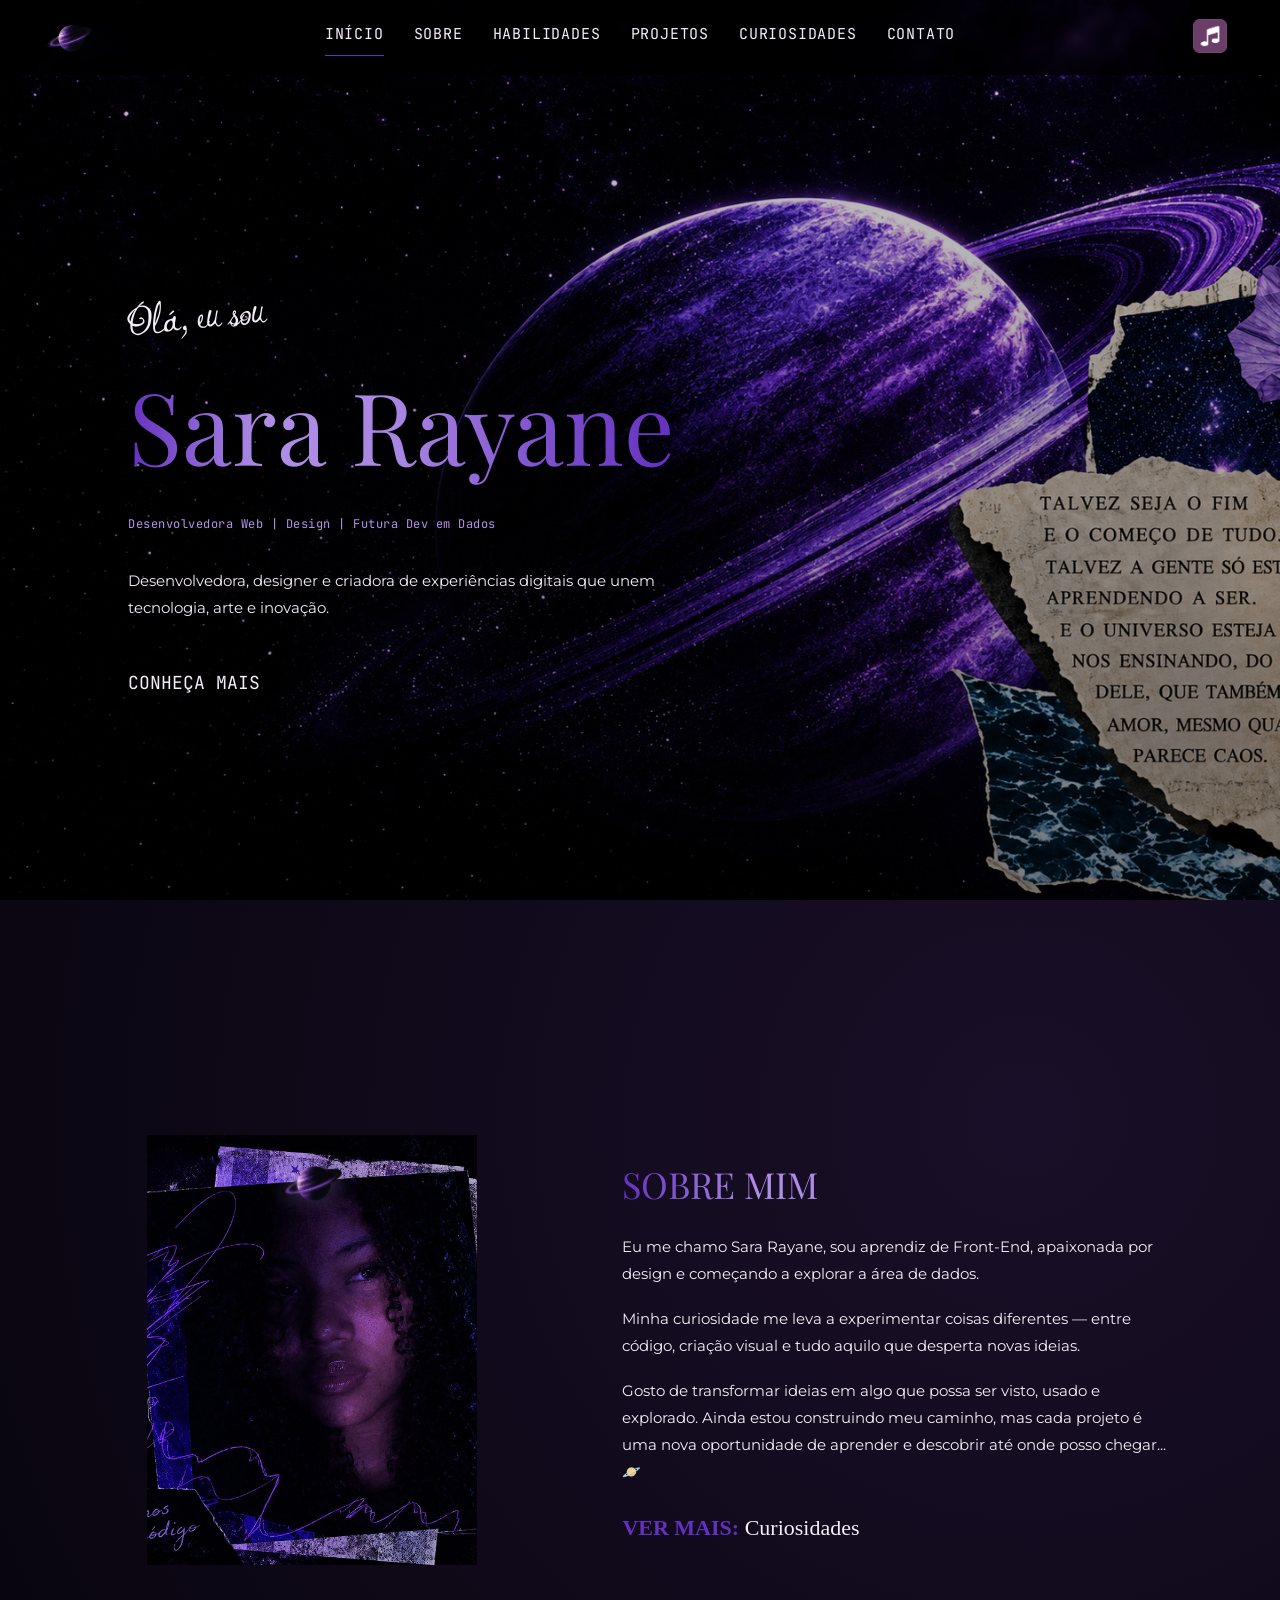
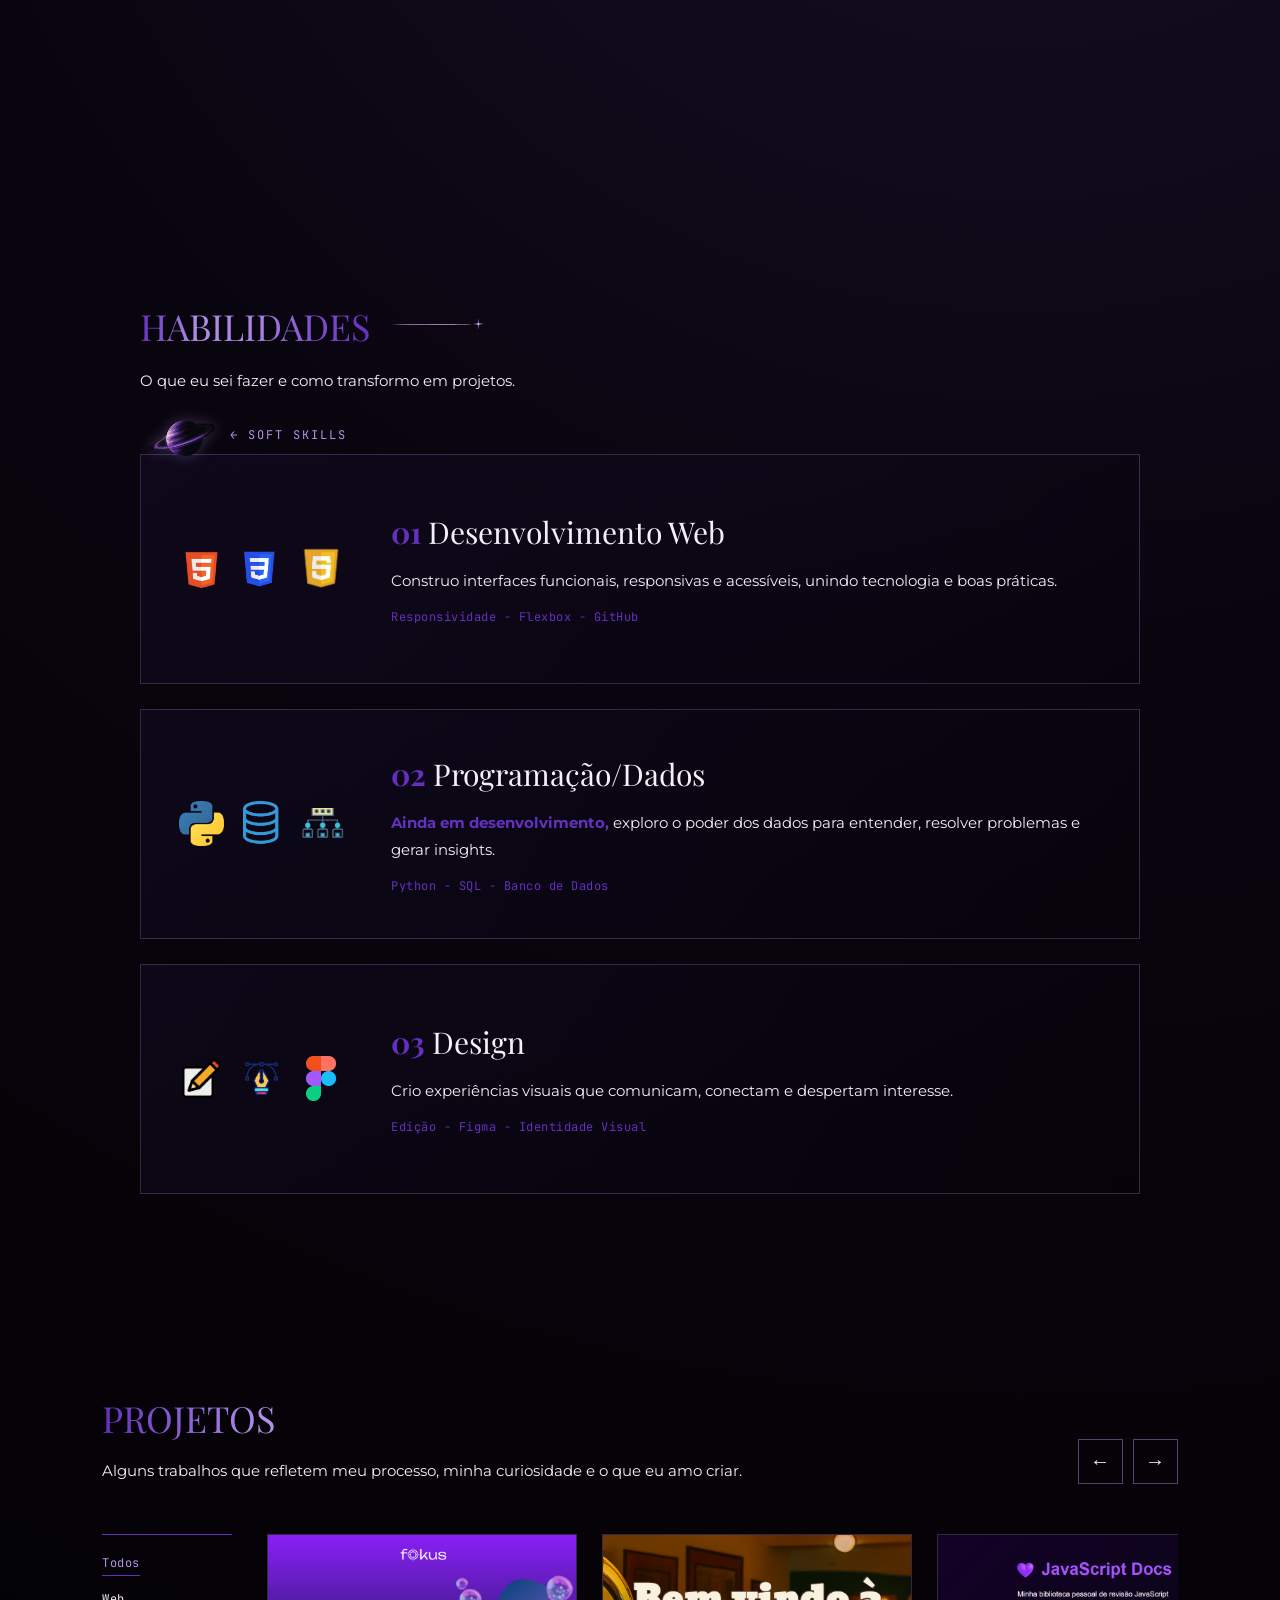
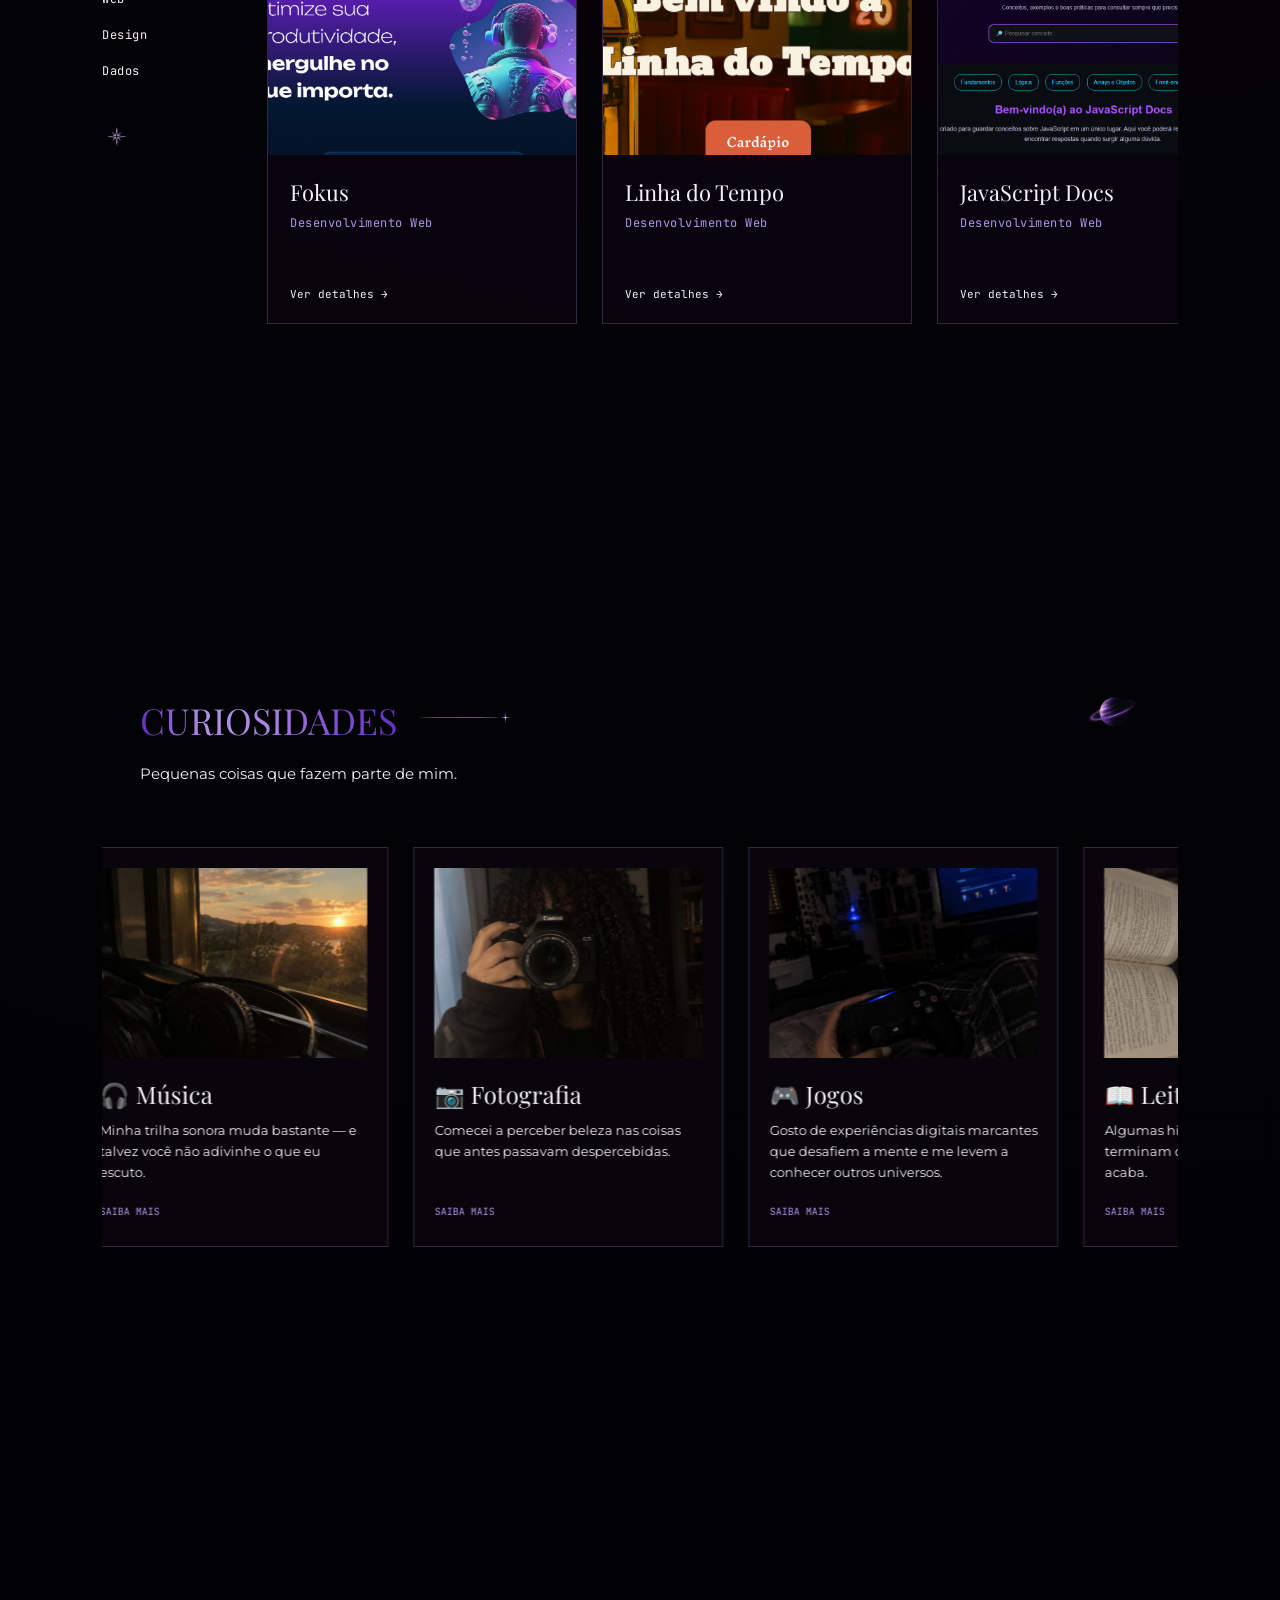
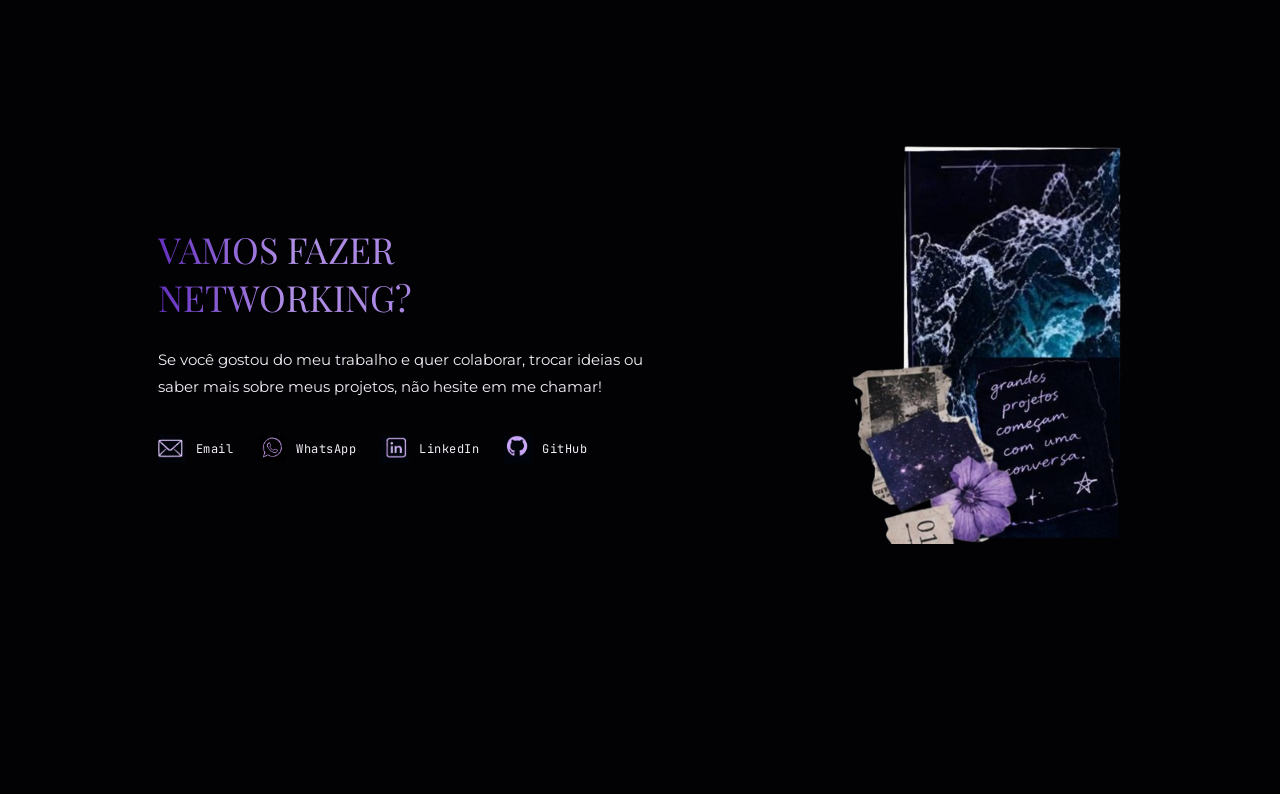
<file: index.html>
<!DOCTYPE html>
<html lang="pt-br">

<head>

    <meta charset="UTF-8">

    <meta name="viewport" content="width=device-width, initial-scale=1.0">

    <title>Sara Rayane | Portfólio</title>

    <!-- FONTES -->
    <link rel="preconnect" href="https://fonts.googleapis.com">

    <link rel="preconnect" href="https://fonts.gstatic.com" crossorigin>

    <link
        href="https://fonts.googleapis.com/css2?family=Ingrid+Darling&family=JetBrains+Mono:wght@400;500&family=Montserrat:wght@400;500;600;700&family=Playfair+Display:wght@400;500&display=swap"
        rel="stylesheet"
    >

    <!-- CSS -->
    <link rel="stylesheet" href="./styles/index.css">

</head>


<body>


    <!-- =====================================================
         HEADER
         ===================================================== -->

    <header>

        <div class="logo">

            <img
                src="./assets/icones_e_logos/logo_saturno.png"
                alt="Saturno"
            >

        </div>


        <nav>

            <a class="link-sublinhado" href="#inicio">
                INÍCIO
            </a>

            <a class="link-sublinhado" href="#sobre">
                SOBRE
            </a>

            <a class="link-sublinhado" href="#habilidades">
                HABILIDADES
            </a>

            <a class="link-sublinhado" href="#projetos">
                PROJETOS
            </a>

            <a class="link-sublinhado" href="#curiosidades">
                CURIOSIDADES
            </a>

            <a class="link-sublinhado" href="#contato">
                CONTATO
            </a>

        </nav>


        <!-- PLAYER DE MÚSICA -->

        <div class="musica-container">

            <button
                id="musica-button"
                type="button"
                aria-label="Abrir player de música"
            >

                <img
                    id="musica-icone"
                    src="./assets/icones_e_logos/musica.png"
                    alt="Música"
                >

            </button>


            <div
                id="musica-player"
                class="musica-player"
            >

                <div class="musica-info">

                    <span class="musica-label">
                        TOCANDO AGORA
                    </span>

                    <h3 id="musica-titulo">
                        Intro — The xx
                    </h3>

                </div>


                <div class="musica-controles">

                    <button
                        id="musica-anterior"
                        type="button"
                        aria-label="Música anterior"
                    >
                        ←
                    </button>

                    <button
                        id="musica-play"
                        type="button"
                        aria-label="Tocar ou pausar música"
                    >
                        ▶
                    </button>

                    <button
                        id="musica-proxima"
                        type="button"
                        aria-label="Próxima música"
                    >
                        →
                    </button>

                </div>


                <audio id="audio-musica"></audio>

            </div>

        </div>

    </header>



    <!-- =====================================================
         INÍCIO
         ===================================================== -->

    <section id="inicio">

        <p id="home-cursive">
            Olá, eu sou
        </p>

        <h1>
            Sara Rayane
        </h1>

        <p
            id="home-categoia"
            class="html-termo"
        >
            Desenvolvedora Web | Design | Futura Dev em Dados
        </p>

        <p class="html-paragrafo">
            Desenvolvedora, designer e criadora de experiências digitais
            que unem tecnologia, arte e inovação.
        </p>

        <a
            id="home-ver-mais"
            class="link-sublinhado"
            href="#sobre"
        >
            CONHEÇA MAIS
        </a>

    </section>



    <!-- =====================================================
         SOBRE
         ===================================================== -->

    <section id="sobre">


        <div class="sobre-imagens">

            <div class="sobre_saturno_orbita">

                <img
                    class="sobre_saturno"
                    src="./assets/icones_e_logos/logo_saturno.png"
                    alt="Saturno"
                >

            </div>


            <img
                class="sobre_foto"
                src="./assets/img/sobre_sara.png"
                alt="Foto da Sara"
            >

        </div>


        <div class="sobre_conteudo">

            <h1 class="html-titulo-h1">
                SOBRE MIM
            </h1>


            <div id="sobre_paragrafos">

                <p class="home_paragrafo html-paragrafo">
                    Eu me chamo Sara Rayane, sou aprendiz de Front-End,
                    apaixonada por design e começando a explorar a área de dados.
                </p>

                <p class="home_paragrafo html-paragrafo">
                    Minha curiosidade me leva a experimentar coisas diferentes —
                    entre código, criação visual e tudo aquilo que desperta novas ideias.
                </p>

                <p class="home_paragrafo html-paragrafo">
                    Gosto de transformar ideias em algo que possa ser visto,
                    usado e explorado. Ainda estou construindo meu caminho,
                    mas cada projeto é uma nova oportunidade de aprender
                    e descobrir até onde posso chegar...🪐
                </p>

            </div>


            <a
                id="conheca-mais"
                class="link-sublinhado"
                href="#curiosidades"
            >
                <strong>VER MAIS:</strong> Curiosidades
            </a>

        </div>

    </section>



    <!-- =====================================================
         HABILIDADES
         ===================================================== -->

    <section id="habilidades">
        <div class="habilidades_contexto">

        <div class="habilidades_cabecalho">

            <div class="habilidades_cabecalho_esquerda">

                <div class="habilidades_titulo">

                    <h1 class="html-titulo-h1">
                        HABILIDADES
                    </h1>

                    <img
                        id="Seta_direita"
                        src="./assets/icones_e_logos/habilidade_traco.png"
                        alt="Seta"
                    >

                </div>


                <p class="html-paragrafo habilidades_cabecalho_paragrafo">
                    O que eu sei fazer e como transformo em projetos.
                </p>

            </div>

        </div>



        <!-- CARDS -->

        <div class="habilidades_container">


            <div class="habilidades_container_card">

                <div class="habilidades_card_logos">

                    <img
                        class="habilidades_icones"
                        src="./assets/icones_e_logos/html_logo.png"
                        alt="HTML"
                    >

                    <img
                        class="habilidades_icones"
                        src="./assets/icones_e_logos/css_logo.png"
                        alt="CSS"
                    >

                    <img
                        class="habilidades_icones"
                        src="./assets/icones_e_logos/js_logo.png"
                        alt="JavaScript"
                    >

                </div>


                <div class="habilidades_conteudo">

                    <h2 class="subtitulo">

                        <strong class="strong">
                            01
                        </strong>

                        Desenvolvimento Web

                    </h2>


                    <p class="html-paragrafo habilidades_paragrafo">
                        Construo interfaces funcionais, responsivas e acessíveis,
                        unindo tecnologia e boas práticas.
                    </p>


                    <p class="html-termo">
                        Responsividade - Flexbox - GitHub
                    </p>

                </div>

            </div>



            <div class="habilidades_container_card">

                <div class="habilidades_card_logos">

                    <img
                        class="habilidades_icones"
                        src="./assets/icones_e_logos/python_logo.png"
                        alt="Python"
                    >

                    <img
                        class="habilidades_icones"
                        src="./assets/icones_e_logos/sql_logo.png"
                        alt="SQL"
                    >

                    <img
                        class="habilidades_icones"
                        src="./assets/icones_e_logos/habilidades_dados.png"
                        alt="Dados"
                    >

                </div>


                <div class="habilidades_conteudo">

                    <h2 class="subtitulo">

                        <strong class="strong">
                            02
                        </strong>

                        Programação/Dados

                    </h2>


                    <p class="html-paragrafo habilidades_paragrafo">

                        <strong class="strong">
                            Ainda em desenvolvimento,
                        </strong>

                        exploro o poder dos dados para entender,
                        resolver problemas e gerar insights.

                    </p>


                    <p class="html-termo">
                        Python - SQL - Banco de Dados
                    </p>

                </div>

            </div>



            <div class="habilidades_container_card">

                <div class="habilidades_card_logos">

                    <img
                        class="habilidades_icones"
                        src="./assets/icones_e_logos/habilidades_edicao.png"
                        alt="Edição"
                    >

                    <img
                        class="habilidades_icones"
                        src="./assets/icones_e_logos/habilidades_design.png"
                        alt="Design"
                    >

                    <img
                        class="habilidades_icones"
                        src="./assets/icones_e_logos/habilidades_figma.png"
                        alt="Figma"
                    >

                </div>


                <div class="habilidades_conteudo">

                    <h2 class="subtitulo">

                        <strong class="strong">
                            03
                        </strong>

                        Design

                    </h2>


                    <p class="html-paragrafo habilidades_paragrafo">
                        Crio experiências visuais que comunicam,
                        conectam e despertam interesse.
                    </p>


                    <p class="html-termo">
                        Edição - Figma - Identidade Visual
                    </p>

                </div>

            </div>


        </div>

        </div>



        <!-- =================================================
             BOTÃO SATURNO + PAINEL SOFT SKILLS
             ================================================= -->

        <div class="softskills_area">


            <button
                id="softskills-toggle"
                type="button"
                aria-label="Abrir soft skills"
            >

                <img
                    src="./assets/icones_e_logos/logo_saturno.png"
                    alt="Abrir soft skills"
                >

            </button>

            <span class="softskills_hint">← SOFT SKILLS</span>


            <div class="habilidades_softskills">


                <button
                    id="softskills-fechar"
                    type="button"
                    aria-label="Fechar soft skills"
                >
                    ×
                </button>


                <div class="habilidades_softskills_intro">

                    <span class="html-termo">
                        ALÉM DO CÓDIGO
                    </span>

                    <h2 class="subtitulo">
                        Como eu trabalho
                    </h2>

                    <p class="html-paragrafo">
                        Minhas soft skills fazem parte da forma como penso,
                        crio e evoluo em cada projeto.
                    </p>

                </div>



                <div class="softskill">

                    <button
                        class="softskill_botao"
                        type="button"
                    >

                        <img
                            src="./assets/icones_e_logos/habilidades_simbolos_curiosidade.png"
                            alt="Curiosidade"
                        >

                        <span>
                            Curiosidade
                        </span>

                    </button>


                    <div class="softskill_descricao">

                        <p class="html-paragrafo">
                            Busco entender como as coisas funcionam.
                        </p>

                    </div>

                </div>



                <div class="softskill">

                    <button
                        class="softskill_botao"
                        type="button"
                    >

                        <img
                            src="./assets/icones_e_logos/habilidades_simbolos_resolucao_de_problemas.png"
                            alt="Resolução de Problemas"
                        >

                        <span>
                            Resolução de Problemas
                        </span>

                    </button>


                    <div class="softskill_descricao">

                        <p class="html-paragrafo">
                            Testo, pesquiso e encontro soluções.
                        </p>

                    </div>

                </div>



                <div class="softskill">

                    <button
                        class="softskill_botao"
                        type="button"
                    >

                        <img
                            src="./assets/icones_e_logos/habilidades_simbolos_pensamento_visual.png"
                            alt="Pensamento Visual"
                        >

                        <span>
                            Pensamento Visual
                        </span>

                    </button>


                    <div class="softskill_descricao">

                        <p class="html-paragrafo">
                            Presto atenção na estética,
                            na composição e na experiência do usuário.
                        </p>

                    </div>

                </div>



                <div class="softskill">

                    <button
                        class="softskill_botao"
                        type="button"
                    >

                        <img
                            src="./assets/icones_e_logos/habilidades_simbolos_organizacao.png"
                            alt="Organização"
                        >

                        <span>
                            Organização
                        </span>

                    </button>


                    <div class="softskill_descricao">

                        <p class="html-paragrafo">
                            Planejo ideias, faço etapas e foco no que importa.
                        </p>

                    </div>

                </div>


            </div>

        </div>

    </section>



    <!-- =====================================================
         PROJETOS
         ===================================================== -->

    <section id="projetos">


        <div class="projetos_cabecalho">

            <div class="projetos_cabecalho_texto">

                <h1 class="html-titulo-h1">
                    PROJETOS
                </h1>

                <p class="html-paragrafo">
                    Alguns trabalhos que refletem meu processo,
                    minha curiosidade e o que eu amo criar.
                </p>

            </div>


            <div class="projetos_navegacao">

                <button
                    id="projetos_anterior"
                    class="projeto_botao"
                    type="button"
                    aria-label="Projetos anteriores"
                >
                    ←
                </button>


                <button
                    id="projetos_proximo"
                    class="projeto_botao"
                    type="button"
                    aria-label="Próximos projetos"
                >
                    →
                </button>

            </div>

        </div>



        <div class="projeto_conteudo">


            <aside class="projeto_filtro">

                <button
                    class="html-termo link-sublinhado projeto_botao"
                    type="button"
                    data-filtro="todos"
                >
                    Todos
                </button>

                <button
                    class="html-termo link-sublinhado projeto_botao"
                    type="button"
                    data-filtro="web"
                >
                    Web
                </button>

                <button
                    class="html-termo link-sublinhado projeto_botao"
                    type="button"
                    data-filtro="design"
                >
                    Design
                </button>

                <button
                    class="html-termo link-sublinhado projeto_botao"
                    type="button"
                    data-filtro="dados"
                >
                    Dados
                </button>


                <img
                    id="aside_img"
                    src="./assets/icones_e_logos/projetos_simbolo_estrela.png"
                    alt="Estrela"
                >

            </aside>



            <div class="cards_container">


                <!-- MENSAGEM QUANDO NÃO EXISTIR PROJETO -->

                <div
                    id="projetos-vazio"
                    class="projetos_vazio"
                >

                    <span>
                        🪐
                    </span>

                    <h2>
                        Ainda explorando esse universo...
                    </h2>

                    <p>
                        Essa área ainda está sendo construída.
                        Novos projetos estão a caminho enquanto
                        continuo explorando, aprendendo e
                        transformando ideias em experiências.
                    </p>

                </div>



                <!-- FOKUS -->

                <div
                    class="projeto_card"
                    data-categoria="web"
                >

                    <img
                        class="projeto_card_img"
                        src="./assets/img/projetos_fokus.png"
                        alt="Projeto Fokus"
                    >

                    <div class="projeto_card_conteudo">

                        <h2 class="projetos_cards_titulo">
                            Fokus
                        </h2>

                        <p class="html-termo">
                            Desenvolvimento Web
                        </p>

                        <a
                            class="projetos_detalhes link-sublinhado"
                            href="./projetos/fokus.html"
                        >
                            Ver detalhes →
                        </a>

                    </div>

                </div>



                <!-- LINHA DO TEMPO -->

                <div
                    class="projeto_card"
                    data-categoria="web"
                >

                    <img
                        class="projeto_card_img"
                        src="./assets/img/projetos_linhadotempo.png"
                        alt="Projeto Linha do Tempo"
                    >

                    <div class="projeto_card_conteudo">

                        <h2 class="projetos_cards_titulo">
                            Linha do Tempo
                        </h2>

                        <p class="html-termo">
                            Desenvolvimento Web
                        </p>

                        <a
                            class="projetos_detalhes link-sublinhado"
                            href="./projetos/linhadotempo.html"
                        >
                            Ver detalhes →
                        </a>

                    </div>

                </div>



                <!-- JAVASCRIPT DOCS -->

                <div
                    class="projeto_card"
                    data-categoria="web"
                >

                    <img
                        class="projeto_card_img"
                        src="./assets/img/projetos_javascriptdocs.png"
                        alt="Projeto JavaScript Docs"
                    >

                    <div class="projeto_card_conteudo">

                        <h2 class="projetos_cards_titulo">
                            JavaScript Docs
                        </h2>

                        <p class="html-termo">
                            Desenvolvimento Web
                        </p>

                        <a
                            class="projetos_detalhes link-sublinhado"
                            href="./projetos/javascriptdocs.html"
                        >
                            Ver detalhes →
                        </a>

                    </div>

                </div>



                <!-- SAGEAI -->

                <div
                    class="projeto_card"
                    data-categoria="web"
                >

                    <img
                        class="projeto_card_img"
                        src="./assets/img/projetos_SaGeAi.png"
                        alt="Projeto SaGeAi"
                    >

                    <div class="projeto_card_conteudo">

                        <h2 class="projetos_cards_titulo">
                            SaGeAi - Hotéis & Turismo
                        </h2>

                        <p class="html-termo">
                            Desenvolvimento Web
                        </p>

                        <a
                            class="projetos_detalhes link-sublinhado"
                            href="./projetos/SaGeAi.html"
                        >
                            Ver detalhes →
                        </a>

                    </div>

                </div>



                <!-- TL PERFUMARIA -->

                <div
                    class="projeto_card"
                    data-categoria="web"
                >

                    <img
                        class="projeto_card_img"
                        src="./assets/img/projetos_TLperfumaria.png"
                        alt="Projeto TL Perfumaria"
                    >

                    <div class="projeto_card_conteudo">

                        <h2 class="projetos_cards_titulo">
                            TL Perfumaria - Dashboard
                        </h2>

                        <p class="html-termo">
                            Desenvolvimento Web
                        </p>

                        <a
                            class="projetos_detalhes link-sublinhado"
                            href="./projetos/TLperfumaria.html"
                        >
                            Ver detalhes →
                        </a>

                    </div>

                </div>



                <!-- PORTFÓLIO -->

                <div
                    class="projeto_card"
                    data-categoria="design"
                >

                    <img
                        class="projeto_card_img"
                        src="./assets/img/projeto_portfolio.jpeg"
                        alt="Projeto Portfólio"
                    >

                    <div class="projeto_card_conteudo">

                        <h2 class="projetos_cards_titulo">
                            Portfólio
                        </h2>

                        <p class="html-termo">
                            Design
                        </p>

                        <a
                            class="projetos_detalhes link-sublinhado"
                            href="./projetos/portfolio.html"
                        >
                            Ver detalhes →
                        </a>

                    </div>

                </div>



                <!-- CAFÉ DO VENTO -->

                <div
                    class="projeto_card"
                    data-categoria="design"
                >

                    <img
                        class="projeto_card_img"
                        src="./assets/img/projetos_cafe-do-vento.jpeg"
                        alt="Projeto Café do Vento"
                    >

                    <div class="projeto_card_conteudo">

                        <h2 class="projetos_cards_titulo">
                            Café do Vento (EM BREVE)
                        </h2>

                        <p class="html-termo">
                            Identidade Visual
                        </p>

                        <a
                            class="projetos_detalhes link-sublinhado"
                            href="./projetos/cafedovento.html"
                        >
                            Ver detalhes →
                        </a>

                    </div>

                </div>


            </div>

        </div>

    </section>



    <!-- =====================================================
         CURIOSIDADES
         ===================================================== -->

    <section id="curiosidades">


        <div class="habilidades_cabecalho">

            <div class="habilidades_cabecalho_esquerda">

                <div class="habilidades_titulo">

                    <h1 class="html-titulo-h1">
                        CURIOSIDADES
                    </h1>

                    <img
                        src="./assets/icones_e_logos/habilidade_traco.png"
                        alt="Traço"
                    >

                </div>


                <p class="html-paragrafo">
                    Pequenas coisas que fazem parte de mim.
                </p>

            </div>


            <img
                id="curiosidades_saturno"
                src="./assets/icones_e_logos/logo_saturno.png"
                alt="Saturno"
            >

        </div>



        <div class="curiosidades_carrossel">

            <div class="curiosidades_container">


                <!-- MÚSICA -->

                <div class="curiosidade_card">

                    <div class="curiosidades_container_card_resumo">

                        <img
                            src="./assets/img/curiosidades_musica.jpeg"
                            alt="Fone de ouvido"
                        >

                        <h2>
                            🎧 Música
                        </h2>

                        <p>
                            Minha trilha sonora muda bastante —
                            e talvez você não adivinhe o que eu escuto.
                        </p>

                        <button
                            type="button"
                            class="curiosidade_botao"
                        >
                            SAIBA MAIS
                        </button>

                    </div>


                    <div class="curiosidades_container_card_expandido">

                        <button
                            type="button"
                            class="curiosidade_fechar"
                            aria-label="Fechar"
                        >
                            ×
                        </button>

                        <h2>
                            🎧 Música
                        </h2>

                        <p>
                            Entre músicas que me dão energia e outras que
                            combinam com momentos mais introspectivos,
                            a música é uma das formas que mais gosto de usar
                            para criar clima, escapar um pouco da realidade
                            e alimentar minha imaginação e inspiração.
                            Meu gosto é bastante misturado: vai de rock,
                            automotivo e rap até músicas internacionais
                            e, claro, forró. Sim, tudo isso pode acabar
                            na mesma playlist. 😂
                        </p>

                    </div>

                </div>



                <!-- FOTOGRAFIA -->

                <div class="curiosidade_card">

                    <div class="curiosidades_container_card_resumo">

                        <img
                            src="./assets/img/curiosidades_fotografias.jpeg"
                            alt="Fotografia"
                        >

                        <h2>
                            📷 Fotografia
                        </h2>

                        <p>
                            Comecei a perceber beleza nas coisas
                            que antes passavam despercebidas.
                        </p>

                        <button
                            type="button"
                            class="curiosidade_botao"
                        >
                            SAIBA MAIS
                        </button>

                    </div>


                    <div class="curiosidades_container_card_expandido">

                        <button
                            type="button"
                            class="curiosidade_fechar"
                            aria-label="Fechar"
                        >
                            ×
                        </button>

                        <h2>
                            📷 Fotografia
                        </h2>

                        <p>
                            Tenho começado a explorar a fotografia
                            e a observar com mais atenção detalhes,
                            luzes e enquadramentos. Ainda estou aprendendo,
                            mas gosto da ideia de registrar aquilo
                            que normalmente passaria despercebido.
                        </p>

                    </div>

                </div>



                <!-- JOGOS -->

                <div class="curiosidade_card">

                    <div class="curiosidades_container_card_resumo">

                        <img
                            src="./assets/img/curiosidades_jogos.jpeg"
                            alt="Jogos"
                        >

                        <h2>
                            🎮 Jogos
                        </h2>

                        <p>
                            Gosto de experiências digitais marcantes
                            que desafiem a mente e me levem
                            a conhecer outros universos.
                        </p>

                        <button
                            type="button"
                            class="curiosidade_botao"
                        >
                            SAIBA MAIS
                        </button>

                    </div>


                    <div class="curiosidades_container_card_expandido">

                        <button
                            type="button"
                            class="curiosidade_fechar"
                            aria-label="Fechar"
                        >
                            ×
                        </button>

                        <h2>
                            🎮 Jogos
                        </h2>

                        <p>
                            Gosto de jogos que conseguem criar uma atmosfera
                            própria e despertar aquela vontade de explorar
                            cada detalhe, além de enigmas que me fazem
                            quebrar a cabeça e histórias marcantes.
                            Entre eles estão Dark Dome, Minecraft,
                            The Last of Us, FNAF e uma pitada de Roblox.
                        </p>

                    </div>

                </div>



                <!-- LEITURA -->

                <div class="curiosidade_card">

                    <div class="curiosidades_container_card_resumo">

                        <img
                            src="./assets/img/curiosidades_livros.jpeg"
                            alt="Livro"
                        >

                        <h2>
                            📖 Leitura
                        </h2>

                        <p>
                            Algumas histórias simplesmente não terminam
                            quando a última página acaba.
                        </p>

                        <button
                            type="button"
                            class="curiosidade_botao"
                        >
                            SAIBA MAIS
                        </button>

                    </div>


                    <div class="curiosidades_container_card_expandido">

                        <button
                            type="button"
                            class="curiosidade_fechar"
                            aria-label="Fechar"
                        >
                            ×
                        </button>

                        <h2>
                            📖 Leitura
                        </h2>

                        <p>
                            Gosto de histórias que conseguem construir
                            personagens e mundos que continuam na cabeça
                            mesmo depois da última página.
                            Entre elas estão O Sombrio Chamado,
                            Suicidas e Mo Dao Zu Shi.
                        </p>

                    </div>

                </div>



                <!-- ASTRONOMIA -->

                <div class="curiosidade_card">

                    <div class="curiosidades_container_card_resumo">

                        <img
                            src="./assets/img/curiosidades_astrologia.jpeg"
                            alt="Céu noturno"
                        >

                        <h2>
                            🌌 Astronomia
                        </h2>

                        <p>
                            Talvez olhar para o céu seja uma das formas
                            mais bonitas de lembrar que existe muito além daqui.
                        </p>

                        <button
                            type="button"
                            class="curiosidade_botao"
                        >
                            SAIBA MAIS
                        </button>

                    </div>


                    <div class="curiosidades_container_card_expandido">

                        <button
                            type="button"
                            class="curiosidade_fechar"
                            aria-label="Fechar"
                        >
                            ×
                        </button>

                        <h2>
                            🌌 Astronomia
                        </h2>

                        <p>
                            A astronomia me atrai pela mistura de ciência,
                            escala e mistério. Amo estudá-la e imaginar tudo
                            o que existe além do que conseguimos observar.
                        </p>

                    </div>

                </div>



                <!-- TAROT -->

                <div class="curiosidade_card">

                    <div class="curiosidades_container_card_resumo">

                        <img
                            src="./assets/img/curiosidades_tarot.jpeg"
                            alt="Tarot"
                        >

                        <h2>
                            🃏 Tarot & Baralho
                        </h2>

                        <p>
                            Tenho curiosidade por tudo aquilo que envolve
                            espiritualidade, símbolos e diferentes
                            formas de autoconhecimento.
                        </p>

                        <button
                            type="button"
                            class="curiosidade_botao"
                        >
                            SAIBA MAIS
                        </button>

                    </div>


                    <div class="curiosidades_container_card_expandido">

                        <button
                            type="button"
                            class="curiosidade_fechar"
                            aria-label="Fechar"
                        >
                            ×
                        </button>

                        <h2>
                            🃏 Tarot & Baralho
                        </h2>

                        <p>
                            Existe algo naquilo que não pode ser explicado
                            de imediato que sempre desperta minha curiosidade.
                            Gosto de explorar espiritualidade, símbolos,
                            tarot e diferentes formas de interpretar
                            aquilo que está além do óbvio.
                        </p>

                    </div>

                </div>



                <!-- EVOLUÇÃO -->

                <div class="curiosidade_card">

                    <div class="curiosidades_container_card_resumo">

                        <img
                            src="./assets/img/curiosidades_empreemevolucao.jpeg"
                            alt="Saturno"
                        >

                        <h2>
                            🪐 Em constante evolução
                        </h2>

                        <p>
                            Coisas que estou em busca de aprender,
                            experimentar e descobrir.
                        </p>

                        <button
                            type="button"
                            class="curiosidade_botao"
                        >
                            SAIBA MAIS
                        </button>

                    </div>


                    <div class="curiosidades_container_card_expandido">

                        <button
                            type="button"
                            class="curiosidade_fechar"
                            aria-label="Fechar"
                        >
                            ×
                        </button>

                        <h2>
                            🪐 Em constante evolução
                        </h2>

                        <p>
                            Estou sempre buscando ampliar meus conhecimentos
                            e experimentar novas possibilidades.
                            Atualmente, venho explorando a área de dados,
                            além de continuar aprendendo inglês e buscando
                            melhorar minha comunicação.
                        </p>

                    </div>

                </div>


            </div>

        </div>

    </section>



    <!-- =====================================================
         CONTATO
         ===================================================== -->

    <section id="contato">

        <div class="contato_container">

            <div class="contato_conteudo">

                <h1 class="html-titulo-h1">
                    VAMOS FAZER<br>
                    NETWORKING?
                </h1>


                <p class="html-paragrafo">
                    Se você gostou do meu trabalho e quer colaborar,
                    trocar ideias ou saber mais sobre meus projetos,
                    não hesite em me chamar!
                </p>


                <div class="contato_links">

                    <a href="mailto:sarapyres0@gmail.com">

                        <img
                            class="contato_logo"
                            src="./assets/icones_e_logos/email_logo.png"
                            alt="E-mail"
                        >

                        <span class="html-termo">
                            Email
                        </span>

                    </a>


                    <a href="https://wa.me/5598985611768">

                        <img
                            class="contato_logo"
                            src="./assets/icones_e_logos/WhatsApp_logo.jpeg"
                            alt="WhatsApp"
                        >

                        <span class="html-termo">
                            WhatsApp
                        </span>

                    </a>


                    <a href="https://www.linkedin.com/in/sararayanealvessousa">

                        <img
                            class="contato_logo"
                            src="./assets/icones_e_logos/linkedin_logo.png"
                            alt="LinkedIn"
                        >

                        <span class="html-termo">
                            LinkedIn
                        </span>

                    </a>


                    <a href="https://github.com/mariscreia">

                        <img
                            class="contato_logo"
                            src="./assets/icones_e_logos/github_logo.png"
                            alt="GitHub"
                        >

                        <span class="html-termo">
                            GitHub
                        </span>

                    </a>

                </div>

            </div>


            <div class="contato_colagem">

                <img
                    src="./assets/img/contato_lateral.png"
                    alt="Colagem"
                >

            </div>

        </div>

    </section>



    <!-- JAVASCRIPT -->

    <script src="./scripts/index.js"></script>

</body>

</html>
</file>
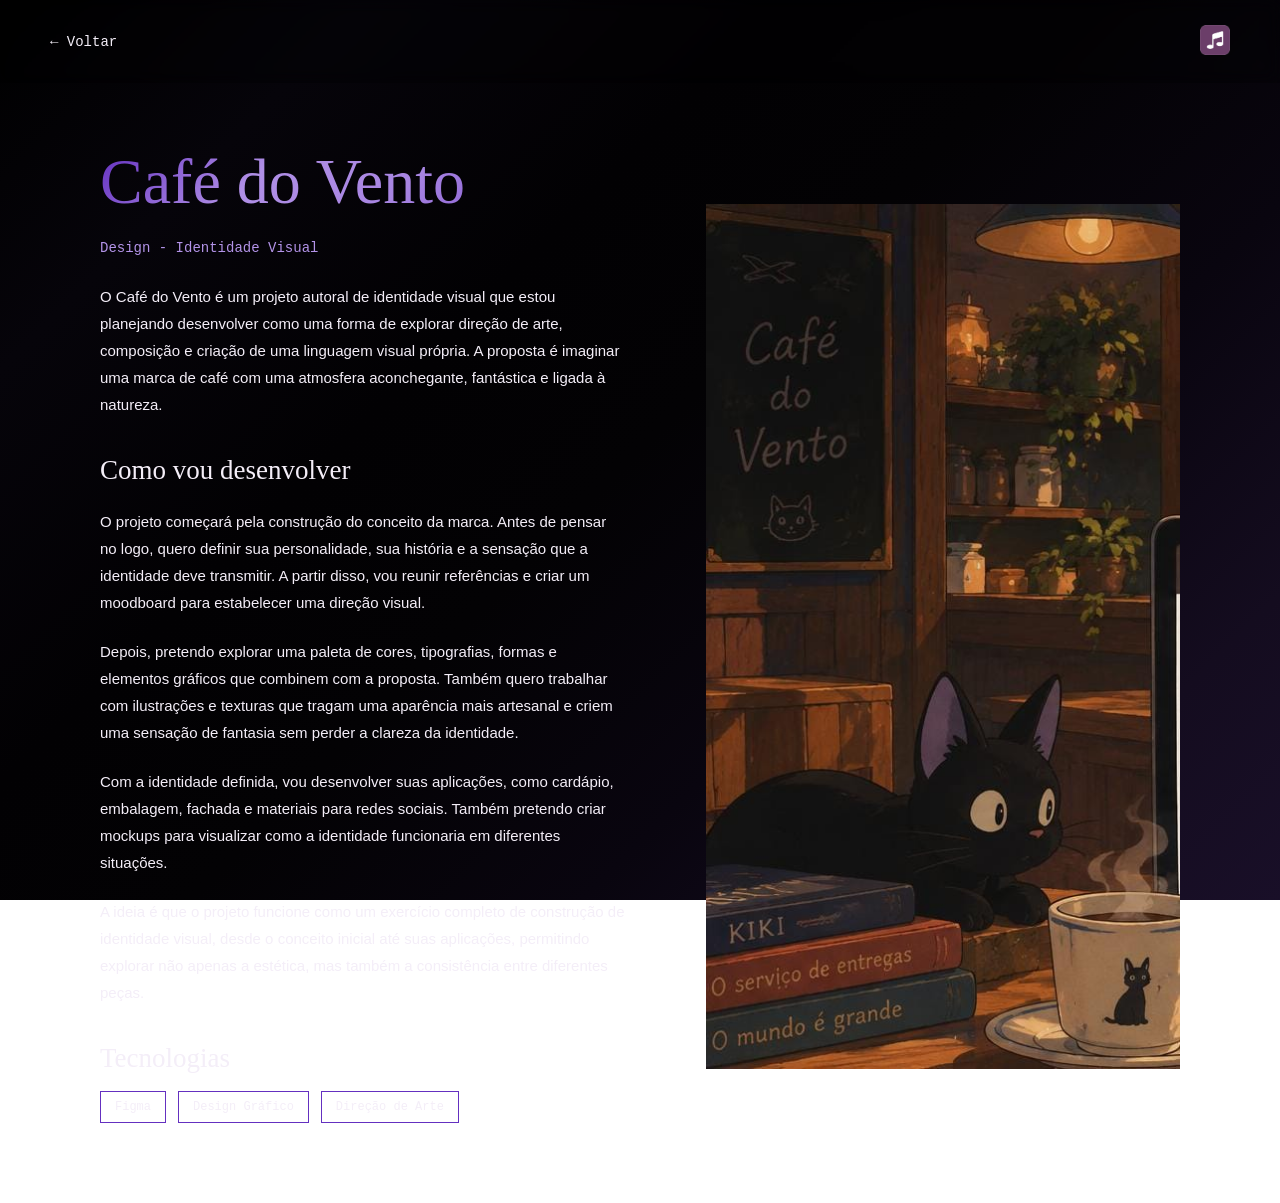
<file: projetos/cafedovento.html>
<!DOCTYPE html>
<html lang="pt-br">

<head>
    <meta charset="UTF-8">
    <meta name="viewport" content="width=device-width, initial-scale=1.0">

    <title>Café do Vento | Sara Rayane</title>

    <link rel="icon" type="image/png" href="../assets/icones_e_logos/logo_saturno.png">

    <link rel="stylesheet" href="../styles/projetos.css">
</head>

<body>

    <header>

        <a href="../index.html#projetos" class="projeto_voltar">
            ← Voltar
        </a>

        <div class="musica-container">

            <button id="musica-button" aria-label="Abrir player de música">
                <img src="../assets/icones_e_logos/musica.png" alt="Música">
            </button>

            <div id="musica-player" class="musica-player">

                <div class="musica-info">
                    <span class="musica-label">TOCANDO AGORA</span>
                    <h3 id="musica-titulo">Intro — The xx</h3>
                </div>

                <div class="musica-controles">

                    <button id="musica-anterior" aria-label="Música anterior">
                        ←
                    </button>

                    <button id="musica-play" aria-label="Tocar ou pausar música">
                        ▶
                    </button>

                    <button id="musica-proxima" aria-label="Próxima música">
                        →
                    </button>

                </div>

                <audio id="audio-musica"></audio>

            </div>

        </div>

    </header>


    <main class="projeto_detalhes">

        <section class="projeto_texto">

            <h1>Café do Vento</h1>

            <p>Design - Identidade Visual</p>

            <p>
                O Café do Vento é um projeto autoral de identidade visual que
                estou planejando desenvolver como uma forma de explorar direção
                de arte, composição e criação de uma linguagem visual própria.
                A proposta é imaginar uma marca de café com uma atmosfera
                aconchegante, fantástica e ligada à natureza.
            </p>

            <h3>Como vou desenvolver</h3>

            <p>
                O projeto começará pela construção do conceito da marca. Antes
                de pensar no logo, quero definir sua personalidade, sua história
                e a sensação que a identidade deve transmitir. A partir disso,
                vou reunir referências e criar um moodboard para estabelecer
                uma direção visual.
            </p>

            <p>
                Depois, pretendo explorar uma paleta de cores, tipografias,
                formas e elementos gráficos que combinem com a proposta.
                Também quero trabalhar com ilustrações e texturas que tragam
                uma aparência mais artesanal e criem uma sensação de fantasia
                sem perder a clareza da identidade.
            </p>

            <p>
                Com a identidade definida, vou desenvolver suas aplicações,
                como cardápio, embalagem, fachada e materiais para redes sociais.
                Também pretendo criar mockups para visualizar como a identidade
                funcionaria em diferentes situações.
            </p>

            <p>
                A ideia é que o projeto funcione como um exercício completo de
                construção de identidade visual, desde o conceito inicial até
                suas aplicações, permitindo explorar não apenas a estética, mas
                também a consistência entre diferentes peças.
            </p>

            <h3>Tecnologias</h3>

            <div class="projeto_tecnologias">

                <span>Figma</span>
                <span>Design Gráfico</span>
                <span>Direção de Arte</span>

            </div>

        </section>


        <section class="projeto_imagem">

            <img
                src="../assets/img/projetos_expandido_cafe-do-vento.jpeg"
                alt="Projeto de identidade visual Café do Vento"
            >

        </section>

    </main>

    <script src="../scripts/projetos.js"></script>

</body>

</html>
</file>
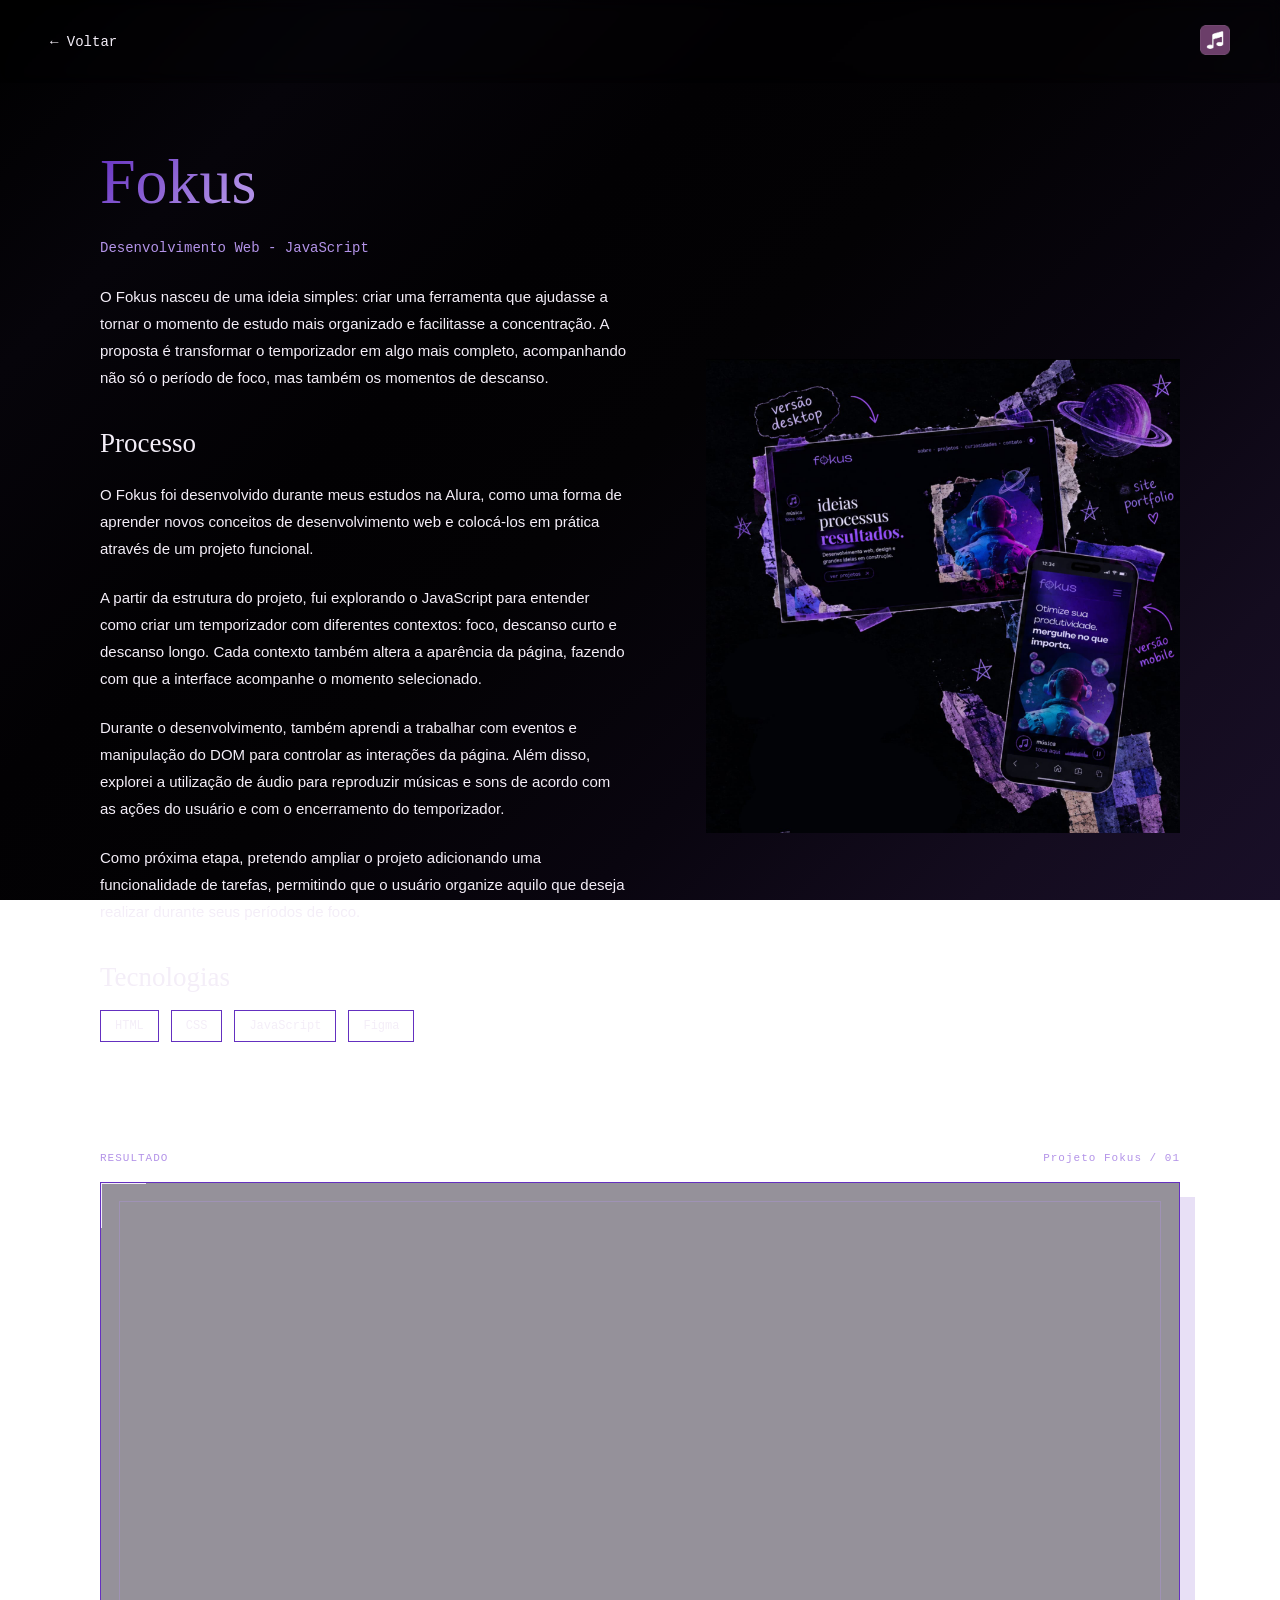
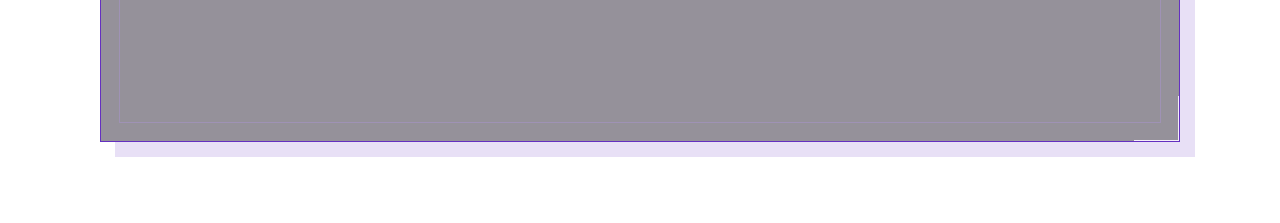
<file: projetos/fokus.html>
<!DOCTYPE html>
<html lang="pt-br">

<head>
    <meta charset="UTF-8">
    <meta name="viewport" content="width=device-width, initial-scale=1.0">

    <title>Fokus | Sara Rayane</title>

    <link rel="icon" type="image/png" href="../assets/icones_e_logos/logo_saturno.png">

    <link rel="stylesheet" href="../styles/projetos.css">
</head>

<body>

    <header>

        <a href="../index.html#projetos" class="projeto_voltar">
            ← Voltar
        </a>

        <div class="musica-container">

            <button id="musica-button" aria-label="Abrir player de música">
                <img src="../assets/icones_e_logos/musica.png" alt="Música">
            </button>

            <div id="musica-player" class="musica-player">

                <div class="musica-info">
                    <span class="musica-label">TOCANDO AGORA</span>
                    <h3 id="musica-titulo">Intro — The xx</h3>
                </div>

                <div class="musica-controles">

                    <button id="musica-anterior" aria-label="Música anterior">
                        ←
                    </button>

                    <button id="musica-play" aria-label="Tocar ou pausar música">
                        ▶
                    </button>

                    <button id="musica-proxima" aria-label="Próxima música">
                        →
                    </button>

                </div>

                <audio id="audio-musica"></audio>

            </div>

        </div>

    </header>


    <main class="projeto_detalhes">

        <section class="projeto_texto">

            <h1>Fokus</h1>

            <p>Desenvolvimento Web - JavaScript</p>

            <p>
                O Fokus nasceu de uma ideia simples: criar uma ferramenta que
                ajudasse a tornar o momento de estudo mais organizado e facilitasse
                a concentração. A proposta é transformar o temporizador em algo
                mais completo, acompanhando não só o período de foco, mas também
                os momentos de descanso.
            </p>

            <h3>Processo</h3>

            <p>
                O Fokus foi desenvolvido durante meus estudos na Alura, como uma forma de
                aprender novos conceitos de desenvolvimento web e colocá-los em prática
                através de um projeto funcional.
            </p>

            <p>
                A partir da estrutura do projeto, fui explorando o JavaScript para entender
                como criar um temporizador com diferentes contextos: foco, descanso curto
                e descanso longo. Cada contexto também altera a aparência da página,
                fazendo com que a interface acompanhe o momento selecionado.
            </p>

            <p>
                Durante o desenvolvimento, também aprendi a trabalhar com eventos e
                manipulação do DOM para controlar as interações da página. Além disso,
                explorei a utilização de áudio para reproduzir músicas e sons de acordo
                com as ações do usuário e com o encerramento do temporizador.
            </p>

            <p>
                Como próxima etapa, pretendo ampliar o projeto adicionando uma
                funcionalidade de tarefas, permitindo que o usuário organize aquilo que
                deseja realizar durante seus períodos de foco.
            </p>

            <h3>Tecnologias</h3>

            <div class="projeto_tecnologias">

                <span>HTML</span>
                <span>CSS</span>
                <span>JavaScript</span>
                <span>Figma</span>

            </div>

        </section>


        <section class="projeto_imagem">

            <img
                src="../assets/img/projetos_expandido_fokus.jpeg"
                alt="Interface do projeto Fokus"
            >

        </section>

        <section class="projeto_resultado">

            <div class="resultado_cabecalho">
                <span>RESULTADO</span>
                <span>Projeto Fokus / 01</span>
            </div>

            <div class="resultado_moldura">

                <div class="resultado_detalhe resultado_detalhe_1"></div>
                <div class="resultado_detalhe resultado_detalhe_2"></div>

                <video autoplay muted loop playsinline>
                    <source
                        src="../assets/videos/projeto_resultado_fokus.mp4"
                        type="video/mp4"
                    >
                </video>

            </div>

        </section>



    </main>

    <script src="../scripts/projetos.js"></script>

</body>

</html>
</file>
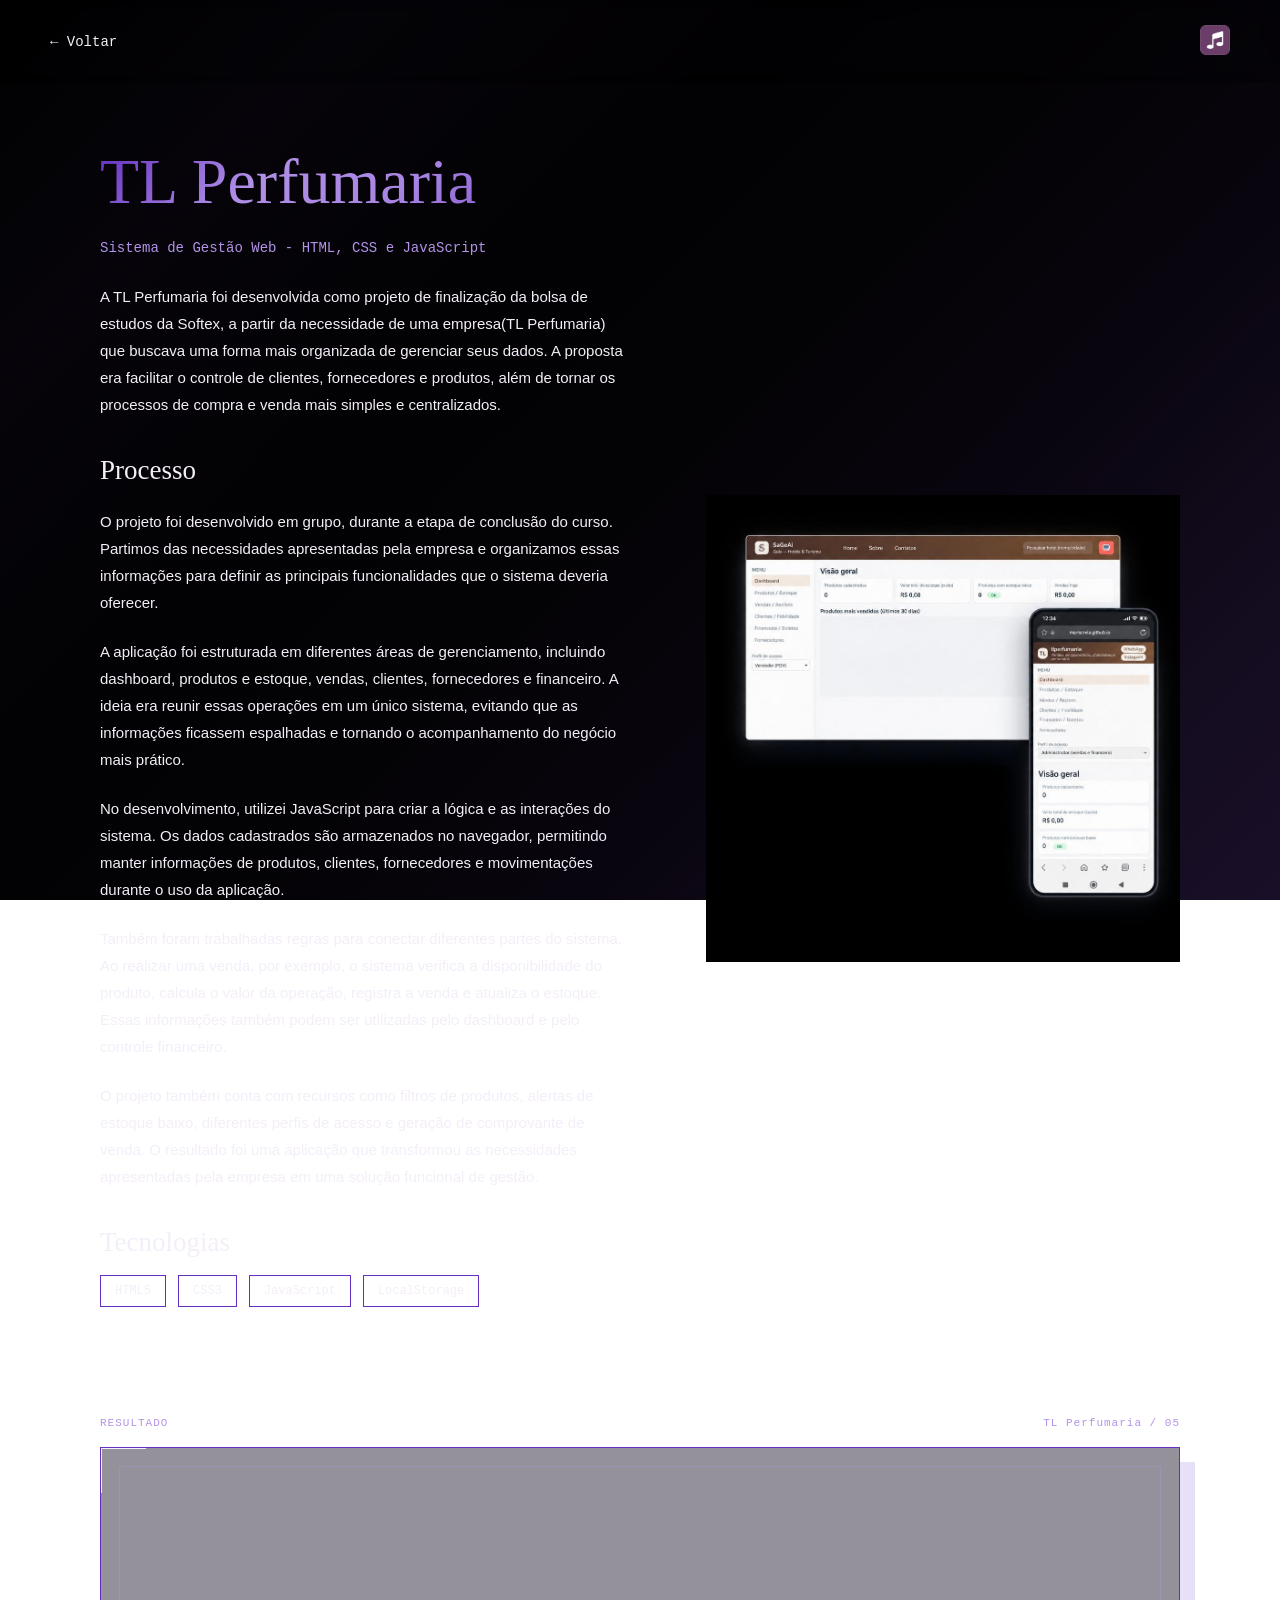
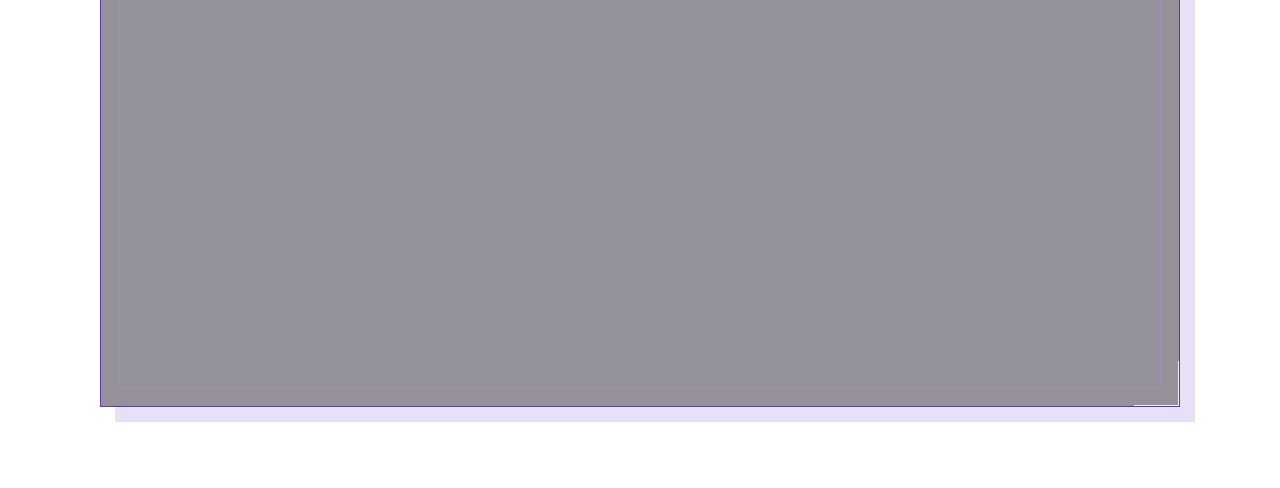
<file: projetos/TLperfumaria.html>
<!DOCTYPE html>
<html lang="pt-br">

<head>
    <meta charset="UTF-8">
    <meta name="viewport" content="width=device-width, initial-scale=1.0">

    <title>TL Perfumaria | Sara Rayane</title>

    <link rel="icon" type="image/png" href="../assets/icones_e_logos/logo_saturno.png">

    <link rel="stylesheet" href="../styles/projetos.css">
</head>

<body>

    <header>

        <a href="../index.html#projetos" class="projeto_voltar">
            ← Voltar
        </a>

        <div class="musica-container">

            <button id="musica-button" aria-label="Abrir player de música">
                <img src="../assets/icones_e_logos/musica.png" alt="Música">
            </button>

            <div id="musica-player" class="musica-player">

                <div class="musica-info">
                    <span class="musica-label">TOCANDO AGORA</span>
                    <h3 id="musica-titulo">Intro — The xx</h3>
                </div>

                <div class="musica-controles">

                    <button id="musica-anterior" aria-label="Música anterior">
                        ←
                    </button>

                    <button id="musica-play" aria-label="Tocar ou pausar música">
                        ▶
                    </button>

                    <button id="musica-proxima" aria-label="Próxima música">
                        →
                    </button>

                </div>

                <audio id="audio-musica"></audio>

            </div>

        </div>

    </header>



    <main class="projeto_detalhes">

        <section class="projeto_texto">

            <h1>TL Perfumaria</h1>

            <p>Sistema de Gestão Web - HTML, CSS e JavaScript</p>

            <p>
                A TL Perfumaria foi desenvolvida como projeto de finalização da
                bolsa de estudos da Softex, a partir da necessidade de uma empresa(TL Perfumaria)
                que buscava uma forma mais organizada de gerenciar seus dados.
                A proposta era facilitar o controle de clientes, fornecedores e
                produtos, além de tornar os processos de compra e venda mais
                simples e centralizados.
            </p>

            <h3>Processo</h3>

            <p>
                O projeto foi desenvolvido em grupo, durante a etapa de conclusão
                do curso. Partimos das necessidades apresentadas pela empresa e
                organizamos essas informações para definir as principais
                funcionalidades que o sistema deveria oferecer.
            </p>

            <p>
                A aplicação foi estruturada em diferentes áreas de gerenciamento,
                incluindo dashboard, produtos e estoque, vendas, clientes,
                fornecedores e financeiro. A ideia era reunir essas operações
                em um único sistema, evitando que as informações ficassem
                espalhadas e tornando o acompanhamento do negócio mais prático.
            </p>

            <p>
                No desenvolvimento, utilizei JavaScript para criar a lógica e as
                interações do sistema. Os dados cadastrados são armazenados no
                navegador, permitindo manter informações de produtos, clientes,
                fornecedores e movimentações durante o uso da aplicação.
            </p>

            <p>
                Também foram trabalhadas regras para conectar diferentes partes
                do sistema. Ao realizar uma venda, por exemplo, o sistema verifica
                a disponibilidade do produto, calcula o valor da operação,
                registra a venda e atualiza o estoque. Essas informações também
                podem ser utilizadas pelo dashboard e pelo controle financeiro.
            </p>

            <p>
                O projeto também conta com recursos como filtros de produtos,
                alertas de estoque baixo, diferentes perfis de acesso e geração
                de comprovante de venda. O resultado foi uma aplicação que
                transformou as necessidades apresentadas pela empresa em uma
                solução funcional de gestão.
            </p>

            <h3>Tecnologias</h3>

            <div class="projeto_tecnologias">

                <span>HTML5</span>
                <span>CSS3</span>
                <span>JavaScript</span>
                <span>LocalStorage</span>

            </div>

        </section>


        <section class="projeto_imagem">

            <img
                src="../assets/img/projetos_expandido_tlperfumaria.jpeg"
                alt="Interface do sistema TL Perfumaria"
            >

        </section>


       <section class="projeto_resultado">

            <div class="resultado_cabecalho">
                <span>RESULTADO</span>
                <span>TL Perfumaria / 05</span>
            </div>

            <div class="resultado_moldura">

                <div class="resultado_detalhe resultado_detalhe_1"></div>
                <div class="resultado_detalhe resultado_detalhe_2"></div>

                <video autoplay muted loop playsinline>
                    <source
                        src="../assets/videos/projeto_resultado_tlperfumaria.mp4"
                        type="video/mp4"
                    >
                </video>

            </div>

        </section>

    </main>

    <script src="../scripts/projetos.js"></script>
</body>

</html>
</file>
<file: styles/index.css>
/* =========================================================
   RESET
   ========================================================= */

* {
    margin: 0;
    padding: 0;
    box-sizing: border-box;
}

html {
    scroll-behavior: smooth;
}

body {
    background:
        radial-gradient(
            circle at 80% 20%,
            #190f28 0%,
            #09050f 25%,
            #030204 55%,
            #020103 100%
        );

    color: var(--branco);

    overflow-x: hidden;
}

*:focus {
    outline: none;
}

button,
a {
    -webkit-tap-highlight-color: transparent;
}

/* =========================================================
   VARIÁVEIS
   ========================================================= */

:root {

    --branco: #f4eef8;

    --destaque-escuro: #6430C0;

    --destaque-claro: #B393E8;

    --fundo-musica-expandido: #8E6DC5;

    --gradiente-titulo:
        linear-gradient(
            90deg,
            #6430C0,
            #B08FE6,
            #A885E2,
            #7F52CE,
            #6430C0
        );
}



/* =========================================================
   FONTES
   ========================================================= */

.html-paragrafo {
    font-family: "Montserrat", sans-serif;

    font-size: 15px;

    line-height: 1.8;

    font-weight: 400;
}

.html-termo {
    font-family: "JetBrains Mono", monospace;

    font-size: 12px;

    letter-spacing: 0.5px;
}

.html-titulo-h1 {
    font-family: "Playfair Display", serif;

    font-size: 36px;

    font-weight: 400;

    background: var(--gradiente-titulo);

    -webkit-background-clip: text;
    background-clip: text;

    color: transparent;
}

.subtitulo {
    font-family: "Playfair Display", serif;

    font-size: 30px;

    font-weight: 400;
}

.strong {
    color: var(--destaque-claro);
}



/* =========================================================
   LINKS / SUBLINHADO
   ========================================================= */

.link-sublinhado {

    position: relative;

    display: inline-block;

    width: fit-content;

    color: inherit;

    text-decoration: none;
}

.link-sublinhado::after {

    content: "";

    position: absolute;

    left: 0;

    bottom: -5px;

    width: 0;

    height: 1px;

    background: var(--destaque-escuro);

    transition: width 0.35s ease;
}

.link-sublinhado:hover::after,
.link-sublinhado.ativo::after {

    width: 100%;
}



/* =========================================================
   HEADER
   ========================================================= */

header {

    position: fixed;

    top: 0;
    left: 0;

    width: 100%;

    height: 75px;

    padding: 0 45px;

    display: flex;

    align-items: center;

    justify-content: space-between;

    background: rgba(0, 0, 0, 0.75);

    backdrop-filter: blur(5px);

    z-index: 1000;

    transition: transform 0.4s ease;
}

header.header-escondido {

    transform: translateY(-100%);
}



/* LOGO */

.logo img {

    width: 50px;

    display: block;
}



/* NAV */

header nav {

    display: flex;

    align-items: center;

    gap: 30px;
}

header nav a {

    position: relative;

    color: var(--branco);

    text-decoration: none;

    font-family: "JetBrains Mono", monospace;

    font-size: 15px;

    letter-spacing: 0.8px;

    padding-bottom: 7px;
}

header nav a::after {

    content: "";

    position: absolute;

    left: 0;

    bottom: 0;

    width: 0;

    height: 1px;

    background: var(--destaque-claro);

    transition: width 0.35s ease;
}

header nav a:hover::after,
header nav a.ativo::after {

    width: 100%;
}

/* =========================================================
   MENU HAMBÚRGUER
   ========================================================= */

.menu-hamburguer {

    display: none;

    width: 40px;
    height: 40px;

    padding: 5px;

    border: none;

    background: transparent;

    cursor: pointer;

    flex-direction: column;

    align-items: center;
    justify-content: center;

    gap: 5px;
}

.menu-hamburguer span {

    display: block;

    width: 25px;
    height: 1px;

    background: var(--destaque-escuro);

    transition:
        transform 0.3s ease,
        opacity 0.3s ease;
}


/* BOTÃO TRANSFORMADO EM X */

.menu-hamburguer.aberto span:nth-child(1) {

    transform:
        translateY(6px)
        rotate(45deg);
}

.menu-hamburguer.aberto span:nth-child(2) {

    opacity: 0;
}

.menu-hamburguer.aberto span:nth-child(3) {

    transform:
        translateY(-6px)
        rotate(-45deg);
}

/* =========================================================
   PLAYER DE MÚSICA
   ========================================================= */

.musica-container {

    position: relative;

    display: flex;

    align-items: center;
}

#musica-button {

    width: 50px;

    height: auto;

    padding: 8px;

    border: none;

    background: transparent;

    cursor: pointer;

    position: relative;

    z-index: 3;
}

#musica-button img {

    width: 100%;

    height: 100%;

    object-fit: contain;

    transition:
        transform 0.3s ease,
        filter 0.3s ease;
}



/* animação quando a música toca */

#musica-button.tocando img {

    animation:
        musicaMexendo 1.2s ease-in-out infinite,
        musicaBrilho 1.8s ease-in-out infinite;
}

@keyframes musicaMexendo {

    0% {
        transform: translateY(0) rotate(0deg);
    }

    25% {
        transform: translateY(-3px) rotate(-5deg);
    }

    50% {
        transform: translateY(1px) rotate(4deg);
    }

    75% {
        transform: translateY(-2px) rotate(-3deg);
    }

    100% {
        transform: translateY(0) rotate(0deg);
    }
}

@keyframes musicaBrilho {

    0% {
        filter:
            drop-shadow(
                0 0 0 rgba(179, 147, 232, 0)
            );
    }

    50% {
        filter:
            drop-shadow(
                0 0 12px rgba(179, 147, 232, 0.9)
            );
    }

    100% {
        filter:
            drop-shadow(
                0 0 0 rgba(179, 147, 232, 0)
            );
    }
}



/* PLAYER ABERTO */

.musica-player {

    position: absolute;

    top: 58px;

    right: 0;

    width: 310px;

    padding: 20px;

    background: rgba(15, 9, 22, 0.96);

    border: 1px solid rgba(179, 147, 232, 0.4);

    opacity: 0;

    visibility: hidden;

    transform: translateY(-10px);

    transition:
        opacity 0.3s ease,
        transform 0.3s ease,
        visibility 0.3s ease;
}

.musica-player.aberto {

    opacity: 1;

    visibility: visible;

    transform: translateY(0);
}

.musica-label {

    font-family: "JetBrains Mono", monospace;

    font-size: 9px;

    color: var(--destaque-claro);

    letter-spacing: 1px;
}

#musica-titulo {

    font-family: "Playfair Display", serif;

    font-size: 18px;

    font-weight: 400;

    margin-top: 6px;
}

.musica-controles {

    display: flex;

    gap: 10px;

    margin-top: 18px;
}

.musica-controles button {

    width: 35px;

    height: 35px;

    border: 1px solid rgba(179, 147, 232, 0.4);

    background: transparent;

    color: var(--branco);

    cursor: pointer;

    transition: 0.3s ease;
}

.musica-controles button:hover {

    background: var(--destaque-escuro);

}



/* =========================================================
   INÍCIO
   ========================================================= */

#inicio {

    min-height: 100vh;

    padding:
        180px
        10%
        100px;

    display: flex;

    flex-direction: column;

    justify-content: center;

    align-items: flex-start;

    background:
        linear-gradient(
            rgba(0, 0, 0, 0.2),
            rgba(0, 0, 0, 0.5)
        ),
        url("../assets/img/home_plano_fundo.png");

    background-size: cover;

    background-position: center;

    gap: 15px;
}

#home-cursive {

    font-family: "Ingrid Darling", cursive;

    font-size: 50px;

    transform: rotate(-5deg);

    margin-bottom: -5px;

    color: var(--branco);
}

#inicio h1 {

    font-family: "Playfair Display", serif;

    font-size: clamp(55px, 8vw, 100px);

    font-weight: 400;

    background: var(--gradiente-titulo);

    -webkit-background-clip: text;
    background-clip: text;

    color: transparent;
}

#home-categoia {

    margin-top: 10px;

    color: var(--destaque-claro);
}

#inicio .html-paragrafo {

    max-width: 600px;

    margin-top: 20px;
}

#home-ver-mais {

    margin-top: 35px;

    font-family: "JetBrains Mono", monospace;

    font-size: 18px;

    color: var(--branco);
}



/* =========================================================
   SEÇÕES
   ========================================================= */

#sobre,
#habilidades,
#projetos,
#curiosidades,
#contato {

    position: relative;

    padding: 100px 8%;
}



/* =========================================================
   SOBRE
   ========================================================= */

#sobre {

    min-height: 100vh;

    display: flex;

    align-items: center;

    justify-content: center;

    gap: 100px;
}

.sobre-imagens {

    position: relative;

    width: 420px;

    height: 500px;

    flex-shrink: 0;

    display: flex;

    align-items: center;

    justify-content: center;
}

.sobre_foto {

    width: 330px;

    height: 430px;

    object-fit: cover;

    position: relative;

    z-index: 2;
}



/* órbita */

.sobre_saturno_orbita {

    position: absolute;

    width: 390px;

    height: 390px;

    top: 50%;

    left: 50%;

    transform: translate(-50%, -50%);

    animation: orbitaSaturno 12s linear infinite;

    z-index: 3;

    pointer-events: none;
}

.sobre_saturno {

    position: absolute;

    width: 65px;

    height: 65px;

    object-fit: contain;

    top: -5px;

    left: 50%;

    transform: translateX(-50%);

    filter:
        drop-shadow(
            0 0 10px rgba(179, 147, 232, 0.35)
        );
}

@keyframes orbitaSaturno {

    from {
        transform:
            translate(-50%, -50%)
            rotate(0deg);
    }

    to {
        transform:
            translate(-50%, -50%)
            rotate(360deg);
    }
}



.sobre_conteudo {

    max-width: 580px;
}

#sobre_paragrafos {

    margin-top: 25px;

    display: flex;

    flex-direction: column;

    gap: 18px;
}

.strong, strong{
    color:var(--destaque-escuro);
}

#conheca-mais {

    margin-top: 30px;

    font-size: 22px;

    color: var(--branco);

    text-decoration: none;
}



/* =========================================================
   HABILIDADES
   ========================================================= */

#habilidades {

    min-height: 100vh;
}

.habilidades_cabecalho {
    max-width: 1000px;
    margin: 0 auto 60px;
    display: flex;
    align-items: flex-start;
    justify-content: space-between;
}

.habilidades_titulo {

    display: flex;

    align-items: center;

    gap: 20px;

}


.habilidades_titulo img {

    width: 100px;

    object-fit: contain;
}

.habilidades_cabecalho_esquerda > .html-paragrafo {

    margin-top: 15px;
}



/* CARDS */

.habilidades_container {

    display: flex;

    flex-direction: column;

    gap: 25px;

    max-width: 1000px;

    margin: auto;
}

.habilidades_container_card {

    min-height: 230px;

    padding: 35px;

    display: flex;

    align-items: center;

    gap: 45px;

    border: 1px solid rgba(179, 147, 232, 0.25);

    background:
        linear-gradient(
            120deg,
            rgba(100, 48, 192, 0.07),
            rgba(0, 0, 0, 0.15)
        );

    transition:
        transform 0.4s ease,
        border-color 0.4s ease;
}

.habilidades_container_card:hover {

    transform: translateX(10px);

    border-color: var(--destaque-escuro);
}

.habilidades_card_logos {

    min-width: 170px;

    display: flex;

    align-items: center;

    justify-content: center;

    gap: 15px;
}

.habilidades_icones {

    width: 45px;

    height: 45px;

    object-fit: contain;
}

.habilidades_conteudo {

    flex: 1;
}

.habilidades_paragrafo {

    margin-top: 15px;

    max-width: 700px;
}

.habilidades_conteudo .html-termo {

    margin-top: 15px;

    color: var(--destaque-escuro);
}



/* =========================================================
   SOFT SKILLS — SATURNO LATERAL
   ========================================================= */

.softskills_area {
    position: absolute;
    top: 195px;
    left: 50%;
    width: 100%;
    max-width: 1000px;
    transform: translateX(-50%);
    z-index: 20;
    pointer-events: none;
}



/* SATURNO */

#softskills-toggle {
    width: 85px;

    height: 85px;

    padding: 7px;

    border: none;

    background: transparent;

    cursor: pointer;

    pointer-events: auto;

    animation: saturnoPulsando 2.5s ease-in-out infinite;
}

#softskills-toggle img {

    width: 100%;

    height: 100%;

    object-fit: contain;

    filter:
        drop-shadow(
            0 0 7px rgba(179, 147, 232, 0.3)
        );

    transition:
        filter 0.3s ease,
        transform 0.3s ease;
}

#softskills-toggle:hover img {

    filter:
        drop-shadow(
            0 0 18px rgba(179, 147, 232, 0.8)
        );

}

@keyframes saturnoPulsando {
    0%,
    100% {
        transform: scale(1);
    }

    50% {
        transform: scale(1.08);
    }
}

.softskills_hint {
    position: absolute;
    top: 32px;
    left: 90px;

    font-family: "JetBrains Mono", monospace;
    font-size: 12px;
    letter-spacing: 2px;
    color: var(--destaque-claro);

    white-space: nowrap;

    opacity: 0;
    animation: aparecerHint 1s ease 0.8s forwards;
}

@keyframes aparecerHint {
    from {
        opacity: 0;
        transform: translateX(-10px);
    }

    to {
        opacity: 1;
        transform: translateX(0);
    }
}

/* PAINEL */

.habilidades_softskills {

    position: absolute;

    top: -40px;

    left: 75px;

    width: 390px;

    max-height: 650px;

    padding: 35px 30px;

    background: rgba(8, 4, 13, 0.98);

    border:
        1px solid
        rgba(179, 147, 232, 0.45);

    box-shadow:
        15px 20px 50px
        rgba(0, 0, 0, 0.55);

    display: none;

    flex-direction: column;

    gap: 18px;

    overflow-y: auto;

    pointer-events: auto;
}

.habilidades_softskills.aberto {

    display: flex;

    animation:
        abrirPainelSoftskills
        0.5s ease;
}

@keyframes abrirPainelSoftskills {

    from {
        opacity: 0;
        transform: translateX(-35px);
    }

    to {
        opacity: 1;
        transform: translateX(0);
    }
}



/* X */

#softskills-fechar {

    position: absolute;

    top: 10px;

    right: 14px;

    width: 35px;

    height: 35px;

    background: transparent;

    border: none;

    color: var(--branco);

    font-size: 28px;

    cursor: pointer;

    transition: 0.3s ease;
}

#softskills-fechar:hover {

    color: var(--destaque-claro);

    transform: rotate(90deg);
}



/* INTRO */

.habilidades_softskills_intro {

    padding-right: 30px;

    margin-bottom: 5px;
}

.habilidades_softskills_intro .html-termo {

    color: var(--destaque-claro);
}

.habilidades_softskills_intro .subtitulo {

    margin-top: 5px;
}



/* SOFT SKILLS */

.softskill {

    width: 100%;
}

.softskill_botao {

    width: 100%;

    display: flex;

    align-items: center;

    gap: 15px;

    padding: 15px;

    background: transparent;

    border:
        1px solid
        rgba(179, 147, 232, 0.25);

    color: var(--branco);

    font-family: "Montserrat", sans-serif;

    text-align: left;

    cursor: pointer;

    transition: 0.3s ease;
}

.softskill_botao:hover {

    border-color: var(--destaque-claro);

    transform: translateX(5px);
}

.softskill_botao img {

    width: 32px;

    height: 32px;

    object-fit: contain;
}

.softskill_descricao {

    display: none;

    padding:
        12px
        15px
        5px
        62px;
}

.softskill_descricao.ativo {

    display: block;

    animation:
        aparecerSoftskill
        0.3s ease;
}

@keyframes aparecerSoftskill {

    from {
        opacity: 0;
        transform: translateY(-5px);
    }

    to {
        opacity: 1;
        transform: translateY(0);
    }
}



/* =========================================================
   PROJETOS
   ========================================================= */

#projetos {

    min-height: 100vh;
}

.projetos_cabecalho {

    display: flex;

    justify-content: space-between;

    align-items: flex-end;

    margin-bottom: 50px;
}

.projetos_cabecalho_texto {

    max-width: 650px;
}

.projetos_cabecalho_texto .html-paragrafo {

    margin-top: 15px;
}



/* SETAS */

.projetos_navegacao {

    display: flex;

    gap: 10px;
}

.projetos_navegacao .projeto_botao {

    width: 45px;

    height: 45px;

    display: flex;

    align-items: center;

    justify-content: center;

    background: transparent;

    border:
        1px solid
        rgba(179, 147, 232, 0.45);

    color: var(--branco);

    font-size: 20px;

    cursor: pointer;

    transition: 0.3s ease;
}

.projetos_navegacao .projeto_botao:hover {

    background: var(--destaque-claro);

}



/* FILTRO + CARDS */

.projeto_conteudo {

    display: flex;

    align-items: flex-start;

    gap: 35px;
}

.projeto_filtro {

    flex-shrink: 0;

    width: 130px;

    display: flex;

    flex-direction: column;

    gap: 20px;

    border-top:
        1px solid
        var(--destaque-escuro);

    padding-top: 20px;
}

.projeto_filtro button {

    border: none;

    background: none;

    color: var(--branco);

    cursor: pointer;

    text-align: left;

    padding: 0;
}

.projeto_filtro button.ativo {

    color: var(--destaque-claro);
}

#aside_img {

    width: 30px;

    margin-top: 15px;
}



/* CARDS */

.cards_container {

    flex: 1;

    display: flex;

    gap: 25px;

    overflow-x: auto;

    scroll-behavior: smooth;

    scrollbar-width: none;

    padding-bottom: 15px;
}

.cards_container::-webkit-scrollbar {

    display: none;
}

.projeto_card {

    flex:
        0
        0
        310px;

    min-height: 390px;

    display: flex;

    flex-direction: column;

    border:
        1px solid
        rgba(179, 147, 232, 0.25);

    background:
        rgba(10, 6, 15, 0.8);

    transition:
        transform 0.4s ease,
        border-color 0.4s ease;
}

.projeto_card:hover {

    transform: translateY(-8px);

    border-color:
        rgba(179, 147, 232, 0.7);
}

.projeto_card_img {

    width: 100%;

    height: 220px;

    object-fit: cover;
}

.projeto_card_conteudo {

    padding: 22px;

    display: flex;

    flex-direction: column;

    flex: 1;
}

.projetos_cards_titulo {

    font-family: "Playfair Display", serif;

    font-size: 22px;

    font-weight: 400;
}

.projeto_card_conteudo .html-termo {

    color: var(--destaque-claro);

    margin-top: 8px;
}

.projetos_detalhes {

    margin-top: auto;

    padding-top: 20px;

    color: var(--branco);

    font-family: "JetBrains Mono", monospace;

    font-size: 11px;

    text-decoration: none;
}



/* PROJETOS VAZIOS */

.projetos_vazio {

    display: none;

    min-width: 100%;

    min-height: 330px;

    align-items: center;

    justify-content: center;

    flex-direction: column;

    text-align: center;

    padding: 40px;
}

.projetos_vazio.ativo {

    display: flex;

    animation:
        aparecerVazio
        0.5s ease;
}

.projetos_vazio span {

    font-size: 42px;

    margin-bottom: 15px;
}

.projetos_vazio h2 {

    font-family: "Playfair Display", serif;

    font-size: 28px;

    font-weight: 400;

    margin-bottom: 12px;
}

.projetos_vazio p {

    max-width: 500px;

    font-family: "Montserrat", sans-serif;

    font-size: 14px;

    line-height: 1.7;
}

@keyframes aparecerVazio {

    from {
        opacity: 0;
        transform: translateY(15px);
    }

    to {
        opacity: 1;
        transform: translateY(0);
    }
}



/* =========================================================
   CURIOSIDADES
   ========================================================= */

#curiosidades {

    min-height: 100vh;

    overflow: hidden;
}

#curiosidades_saturno {

    width: 55px;

    object-fit: contain;

    animation:
        saturnoFlutuando
        3.5s ease-in-out infinite;
}



/* CARROSSEL */

.curiosidades_carrossel {
    width: 100%;
    overflow: hidden;

    cursor: grab;
    touch-action: pan-y;
}

.curiosidades_carrossel:active {
    cursor: grabbing;
}

.curiosidades_container {
    display: flex;
    gap: 25px;
    width: max-content;

    /* O movimento agora é controlado pelo JavaScript */
    will-change: transform;
}



/* CARD */

.curiosidade_card {

    position: relative;

    flex:
        0
        0
        310px;

    min-height: 400px;
}

.curiosidades_container_card_resumo {

    height: 400px;

    padding: 20px;

    display: flex;

    flex-direction: column;

    background:
        rgba(10, 6, 15, 0.85);

    border:
        1px solid
        rgba(179, 147, 232, 0.25);

    transition:
        border-color 0.3s ease;
}

.curiosidades_container_card_resumo:hover {

    border-color:
        rgba(179, 147, 232, 0.65);
}

.curiosidades_container_card_resumo > img {

    width: 100%;

    height: 190px;

    object-fit: cover;

    margin-bottom: 20px;
}

.curiosidades_container_card_resumo h2 {

    font-family: "Playfair Display", serif;

    font-size: 24px;

    font-weight: 400;

    margin-bottom: 10px;
}

.curiosidades_container_card_resumo p {

    font-family: "Montserrat", sans-serif;

    font-size: 13px;

    line-height: 1.6;
}

.curiosidade_botao {

    align-self: flex-start;

    margin-top: auto;

    padding: 8px 0;

    background: transparent;

    border: none;

    color: var(--destaque-claro);

    font-family: "JetBrains Mono", monospace;

    font-size: 10px;

    cursor: pointer;

    position: relative;
}

.curiosidade_botao::after {

    content: "";

    position: absolute;

    left: 0;

    bottom: 2px;

    width: 0;

    height: 1px;

    background: var(--destaque-claro);

    transition: width 0.3s ease;
}

.curiosidade_botao:hover::after {

    width: 100%;
}



/* CARD EXPANDIDO */

.curiosidades_container_card_expandido {

    position: absolute;

    inset: 0;

    z-index: 5;

    padding: 30px;

    background:
        rgba(8, 4, 13, 0.98);

    border:
        1px solid
        var(--destaque-escuro);

    display: none;

    flex-direction: column;

    justify-content: center;

    gap: 20px;
}

.curiosidades_container_card_expandido.ativo {

    display: flex;

    animation:
        abrirCuriosidade
        0.4s ease;
}

.curiosidades_container_card_expandido h2 {

    font-family: "Playfair Display", serif;

    font-size: 26px;

    font-weight: 400;
}

.curiosidades_container_card_expandido p {

    font-family: "Montserrat", sans-serif;

    font-size: 13px;

    line-height: 1.8;
}

.curiosidade_fechar {

    position: absolute;

    top: 10px;

    right: 12px;

    width: 35px;

    height: 35px;

    border: none;

    background: transparent;

    color: var(--branco);

    font-size: 28px;

    cursor: pointer;

    transition: 0.3s ease;
}

.curiosidade_fechar:hover {

    color: var(--destaque-claro);

    transform: rotate(90deg);
}

@keyframes abrirCuriosidade {

    from {
        opacity: 0;

        transform: scale(0.96);
    }

    to {
        opacity: 1;

        transform: scale(1);
    }
}



/* =========================================================
   CONTATO
   ========================================================= */

#contato {
    min-height: 100vh;
    display: flex;
    align-items: center;
}

.contato_container {
    width: 100%;
    max-width: 1000px;
    margin: 0 auto;

    display: flex;
    align-items: center;
    justify-content: center;

    gap: 45px;
}

.contato_conteudo {
    flex: 0 1 520px;
}

.contato_conteudo > .html-paragrafo {
    margin-top: 25px;
    max-width: 520px;
}

.contato_links {
    display: flex;
    flex-wrap: wrap;
    gap: 25px;
    margin-top: 35px;
}

.contato_links a {
    display: flex;
    align-items: center;
    gap: 10px;

    color: var(--branco);
    text-decoration: none;

    transition:
        transform 0.3s ease,
        color 0.3s ease;
}

.contato_links a:hover {
    transform: translateY(-4px);
    color: var(--destaque-claro);
}

.contato_logo {
    width: 28px;
    height: 28px;
    object-fit: contain;

    transition:
        transform 0.3s ease,
        filter 0.3s ease;
}

.contato_links a:hover .contato_logo {
    transform: translateY(-4px);
    filter:
        drop-shadow(
            0 0 8px
            rgba(179, 147, 232, 0.7)
        );
}

.contato_colagem {
    flex: 0 1 400px;
    max-width: 400px;
}

.contato_colagem img {
    width: 100%;
    display: block;
}



/* =========================================================
   ANIMAÇÃO DAS SEÇÕES
   ========================================================= */

#sobre,
#habilidades,
#projetos,
#curiosidades,
#contato {

    opacity: 0;

    transform: translateY(30px);

    transition:
        opacity 0.8s ease,
        transform 0.8s ease;
}

#sobre.mostrar,
#habilidades.mostrar,
#projetos.mostrar,
#curiosidades.mostrar,
#contato.mostrar {

    opacity: 1;

    transform: translateY(0);
}



/* =========================================================
   RESPONSIVIDADE
   ========================================================= */

@media (max-width: 1100px) {

    header {
        padding: 0 25px;
    }

    header nav {
        gap: 18px;
    }

    #sobre {
        gap: 50px;
    }

    .sobre-imagens {
        width: 350px;
    }

    .sobre_foto {
        width: 280px;
        height: 380px;
    }

    .sobre_saturno_orbita {
        width: 340px;
        height: 340px;
    }

}



/* TABLET / MOBILE */

@media (max-width: 768px) {

    header {
        height: 65px;

        padding:
            0
            18px;
    }

    header nav {

    position: absolute;

    top: 65px;

    left: 0;

    width: 100%;

    padding: 25px 20px;

    display: flex;

    flex-direction: column;

    align-items: center;

    gap: 25px;

    background: rgba(0, 0, 0, 0.95);

    backdrop-filter: blur(8px);

    border-top:
        1px solid
        rgba(179, 147, 232, 0.2);

    opacity: 0;

    visibility: hidden;

    transform: translateY(-10px);

    transition:
        opacity 0.3s ease,
        transform 0.3s ease,
        visibility 0.3s ease;
}


header nav.menu-aberto {

    opacity: 1;

    visibility: visible;

    transform: translateY(0);
}


.menu-hamburguer {

    display: flex;

    margin-left: auto;

    margin-right: 10px;
}

    .logo img {
        width: 38px;
    }



    #inicio {

        padding:
            130px
            7%
            80px;
    }

    #home-cursive {
        font-size: 42px;
    }

    #inicio h1 {
        font-size: clamp(48px, 13vw, 75px);
    }



    #sobre,
    #habilidades,
    #projetos,
    #curiosidades,
    #contato {

        padding:
            90px
            6%;
    }



    #sobre {

        flex-direction: column;

        gap: 50px;

        text-align: left;
    }

    .sobre-imagens {

        width: 300px;

        height: 390px;
    }

    .sobre_foto {

        width: 240px;

        height: 320px;
    }

    .sobre_saturno_orbita {

        width: 290px;

        height: 290px;
    }



    .habilidades_container_card {

        flex-direction: column;

        align-items: flex-start;

        gap: 25px;
    }

    .habilidades_card_logos {

        min-width: auto;
    }

    .softskills_area {
        top: 195px;
        max-width: calc(100% - 40px);
    }

    #softskills-toggle {
        width: 70px;
        height: 70px;
    }

    .habilidades_softskills {
        left: 60px;
        width: min(330px, calc(100vw - 80px));
    }



    .projetos_cabecalho {

        align-items: flex-start;

        gap: 30px;
    }

    .projeto_conteudo {

        flex-direction: column;
    }

    .projeto_filtro {

        width: 100%;

        flex-direction: row;

        flex-wrap: wrap;

        align-items: center;
    }

    #aside_img {

        display: none;
    }

    .cards_container {

        width: 100%;
    }



    .contato_container {
        justify-content: center;
        align-items: center;
        text-align: center;
    }

    .contato_colagem {
        display: none;
    }

    .contato_links {
        justify-content: center;
    }

}

/* CELULAR */

@media (max-width: 430px) {

    .musica-player {

        width:
            calc(100vw - 30px);

        right: -5px;
    }

    .html-titulo-h1 {

        font-size: 30px;
    }

    .subtitulo {

        font-size: 25px;
    }

    .html-paragrafo {

        font-size: 14px;
    }



    .habilidades_container_card {

        padding: 25px;
    }


    .habilidades_softskills {

        left: 50px;

        width:
            calc(100vw - 65px);

        padding:
            30px
            20px;
    }



    .projetos_cabecalho {

        flex-direction: column;
    }

    .projetos_navegacao {

        align-self: flex-end;
    }

    .projeto_card {

        flex-basis: 280px;
    }



    .curiosidade_card {

        flex-basis: 280px;
    }

}
</file>
<file: styles/projetos.css>
:root {
    --branco: #f4eef8;
    --preto: #000000;
    --destaque-escuro: #6430C0;
    --destaque-claro: #B393E8;
    --fundo-musica-expandido: #8E6DC5;

    --titulo-destaque-gradiente: linear-gradient(
        135deg,
        #6430C0 0%,
        #B08FE6 31%,
        #A885E2 58%,
        #7F52CE 86%,
        #6430C0 100%
    );

    --cor-de-fundo-gradiente: linear-gradient(
        135deg,
        #000000 0%,
        #06040A 17%,
        #020103 36%,
        #030204 50%,
        #09050F 68%,
        #140C1F 86%,
        #190F28 100%
    );

    --fonte-paragrafo: 'Montserrat', sans-serif;
    --fonte-destaque: 'Playfair Display', serif;
    --numeros-e-termos: 'JetBrains Mono', monospace;
}


/* ==========================================================================
   RESET
   ========================================================================== */

* {
    margin: 0;
    padding: 0;
    box-sizing: border-box;
}

html {
    scroll-behavior: smooth;
}

body {
    min-height: 100vh;

    background: var(--cor-de-fundo-gradiente);
    background-attachment: fixed;

    color: var(--branco);
    font-family: var(--fonte-paragrafo);
}

*:focus {
    outline: none;
}

button,
a {
    -webkit-tap-highlight-color: transparent;
}

/* ==========================================================================
   HEADER
   ========================================================================== */

header {
    position: fixed;
    top: 0;
    left: 0;
    z-index: 10;

    width: 100%;

    display: flex;
    align-items: center;
    justify-content: space-between;

    padding: 25px 50px;

    background: rgba(0, 0, 0, 0.25);
    backdrop-filter: blur(8px);
    -webkit-backdrop-filter: blur(8px);
}


/* BOTÃO VOLTAR */

.projeto_voltar {
    color: var(--branco);

    text-decoration: none;

    font-family: var(--numeros-e-termos);
    font-size: 14px;

    transition: color 0.3s ease;
}

.projeto_voltar:hover {
    color: var(--destaque-claro);
}


/* =========================================================
   PLAYER DE MÚSICA
   ========================================================= */

.musica-container {

    position: relative;

    display: flex;

    align-items: center;
}

#musica-button {

    background: none;

    border: none;

    cursor: pointer;
}

#musica-button img {

    width: 30px;

    height: auto;

    transition:
        transform 0.3s ease;
}

#musica-button:hover img {

    transform: scale(1.1);
}

/* =========================================================
   ÍCONE DA MÚSICA — ANIMAÇÃO ENQUANTO TOCA
   ========================================================= */

#musica-button.tocando img {
    animation:
        musicaMexendo 1.2s ease-in-out infinite,
        musicaBrilho 1.8s ease-in-out infinite;
}

@keyframes musicaMexendo {

    0%, 100% {
        transform: scale(1) rotate(0deg);
    }

    25% {
        transform: scale(1.08) rotate(-3deg);
    }

    50% {
        transform: scale(1.12) rotate(3deg);
    }

    75% {
        transform: scale(1.08) rotate(-2deg);
    }

}

@keyframes musicaBrilho {

    0%, 100% {
        filter: drop-shadow(
            0 0 0 rgba(179, 147, 232, 0)
        );
    }

    50% {
        filter: drop-shadow(
            0 0 8px rgba(179, 147, 232, 0.8)
        );
    }

}


/* PLAYER EXPANDIDO */

.musica-player {

    position: absolute;

    top: 45px;

    right: 0;

    width: 280px;

    padding: 20px;

    display: none;

    flex-direction: column;

    gap: 20px;

    background: rgba(15, 9, 22, 0.96);

    border:
        1px solid
        rgba(179, 147, 232, 0.4);

    border-radius: 0 0 15px 15px;
}

.musica-player.ativo {

    display: flex;
}

.musica-info {

    display: flex;

    flex-direction: column;

    gap: 5px;
}

.musica-label {

    font-family:
        var(--numeros-e-termos);

    font-size: 11px;

    color:
        var(--branco);
}

#musica-titulo {

    font-family:
        var(--fonte-destaque);

    font-size: 18px;

    font-weight: 400;

    color:
        var(--branco);
}

.musica-controles {

    display: flex;

    align-items: center;

    gap: 15px;
}

.musica-controles button {

    background: none;

    border: none;

    color: var(--branco);

    font-size: 18px;

    cursor: pointer;

    transition:
        color 0.3s ease,
        transform 0.3s ease;
}

.musica-controles button:hover {

    color:
        var(--destaque-claro);

    transform:
        translateY(-2px);
}


/* ==========================================================================
   CONTEÚDO PRINCIPAL
   ========================================================================== */

.projeto_detalhes {
    min-height: 100vh;

    max-width: 1200px;

    margin: 0 auto;

    padding: 150px 60px 80px;

    display: grid;

    grid-template-columns: minmax(0, 1fr) minmax(350px, 0.9fr);

    align-items: center;

    gap: 80px;
}


/* ==========================================================================
   TEXTO
   ========================================================================== */

.projeto_texto {
    display: flex;
    flex-direction: column;

    gap: 22px;
}

.projeto_texto h1 {
    font-family: var(--fonte-destaque);

    font-size: clamp(42px, 5vw, 70px);

    font-weight: 400;
    line-height: 1;

    background: var(--titulo-destaque-gradiente);

    -webkit-background-clip: text;
    background-clip: text;

    color: transparent;
}

.projeto_texto > p:first-of-type {
    font-family: var(--numeros-e-termos);

    color: var(--destaque-claro);

    font-size: 14px;
}

.projeto_texto p {
    font-family: var(--fonte-paragrafo);

    color: var(--branco);

    font-size: 15px;

    line-height: 1.8;
}

h3 {
    margin-top: 15px;

    font-family: var(--fonte-destaque);

    color: var(--branco);

    font-size: 27px;

    font-weight: 400;
}


/* ==========================================================================
   TECNOLOGIAS
   ========================================================================== */

.projeto_tecnologias {
    display: flex;
    flex-wrap: wrap;

    gap: 12px;

    margin-top: -5px;
}

.projeto_tecnologias span {
    padding: 8px 14px;

    border: 1px solid var(--destaque-escuro);

    color: var(--branco);

    font-family: var(--numeros-e-termos);

    font-size: 12px;

    transition: background 0.3s ease,
                color 0.3s ease;
}

.projeto_tecnologias span:hover {
    background: var(--destaque-escuro);

    color: var(--branco);
}


/* ==========================================================================
   IMAGEM
   ========================================================================== */

.projeto_imagem {
    display: flex;

    justify-content: center;
    align-items: center;
}

.projeto_imagem img {
    display: block;

    width: 100%;
    max-width: 500px;

    height: auto;

    object-fit: contain;

    transition: transform 0.4s ease;
}

.projeto_imagem img:hover {
    transform: translateY(-5px);
}


/* ==========================================================================
   TABLET
   ========================================================================== */

@media (max-width: 900px) {

    header {
        padding: 20px 30px;
    }

    .projeto_detalhes {
        grid-template-columns: 1fr;

        max-width: 750px;

        padding: 130px 40px 70px;

        gap: 60px;
    }

    .projeto_texto {
        order: 1;
    }

    .projeto_imagem {
        order: 2;
    }

    .projeto_imagem img {
        max-width: 550px;
    }
}


/* ==========================================================================
   CELULAR
   ========================================================================== */

@media (max-width: 600px) {

    header {
        padding: 18px 20px;
    }

    .projeto_voltar {
        font-size: 12px;
    }

    #musica-button img {
        width: 26px;
    }

    .musica-player {
        position: fixed;

        top: 65px;
        right: 20px;

        width: calc(100vw - 40px);

        max-width: 300px;
    }

    .projeto_detalhes {
        min-height: auto;

        padding: 110px 25px 60px;

        gap: 45px;
    }

    .projeto_texto {
        gap: 18px;
    }

    .projeto_texto h1 {
        font-size: clamp(38px, 12vw, 55px);
    }

    .projeto_texto > p:first-of-type {
        font-size: 12px;
    }

    .projeto_texto p {
        font-size: 14px;

        line-height: 1.7;
    }

    h3 {
        font-size: 24px;
    }

    .projeto_tecnologias {
        gap: 8px;
    }

    .projeto_tecnologias span {
        padding: 7px 10px;

        font-size: 10px;
    }

    .projeto_imagem img {
        width: 100%;
    }
}

/* ==========================================================================
   RESULTADO DO PROJETO
   ========================================================================== */

.projeto_resultado {
    grid-column: 1 / -1;

    width: 100%;

    margin-top: 30px;
}


/* CABEÇALHO */

.resultado_cabecalho {
    display: flex;
    align-items: center;
    justify-content: space-between;

    margin-bottom: 18px;

    font-family: var(--numeros-e-termos);
    font-size: 11px;

    color: var(--destaque-claro);

    letter-spacing: 1px;
}


/* MOLDURA */

.resultado_moldura {
    position: relative;

    width: 100%;

    padding: 18px;

    border: 1px solid var(--destaque-escuro);

    background: rgba(20, 12, 31, 0.45);

    box-shadow:
        15px 15px 0 rgba(100, 48, 192, 0.15);

    overflow: hidden;
}


/* VÍDEO */

.resultado_moldura video {
    display: block;

    width: 100%;
    height: auto;

    border: 1px solid rgba(179, 147, 232, 0.35);

    object-fit: cover;
}


/* DETALHES DECORATIVOS */

.resultado_detalhe {
    position: absolute;

    z-index: 2;

    width: 45px;
    height: 45px;

    border-color: var(--destaque-claro);

    pointer-events: none;
}

.resultado_detalhe_1 {
    top: 0;
    left: 0;

    border-top: 1px solid;
    border-left: 1px solid;
}

.resultado_detalhe_2 {
    right: 0;
    bottom: 0;

    border-right: 1px solid;
    border-bottom: 1px solid;
}


/* ==========================================================================
   RESULTADO — TABLET
   ========================================================================== */

@media (max-width: 900px) {

    .projeto_resultado {
        margin-top: 10px;
    }

    .resultado_moldura {
        padding: 14px;
    }
}


/* ==========================================================================
   RESULTADO — CELULAR
   ========================================================================== */

@media (max-width: 600px) {

    .resultado_cabecalho {
        flex-direction: column;
        align-items: flex-start;

        gap: 5px;

        font-size: 9px;
    }

    .resultado_moldura {
        padding: 10px;

        box-shadow:
            8px 8px 0 rgba(100, 48, 192, 0.15);
    }

    .resultado_detalhe {
        width: 30px;
        height: 30px;
    }
}
</file>
